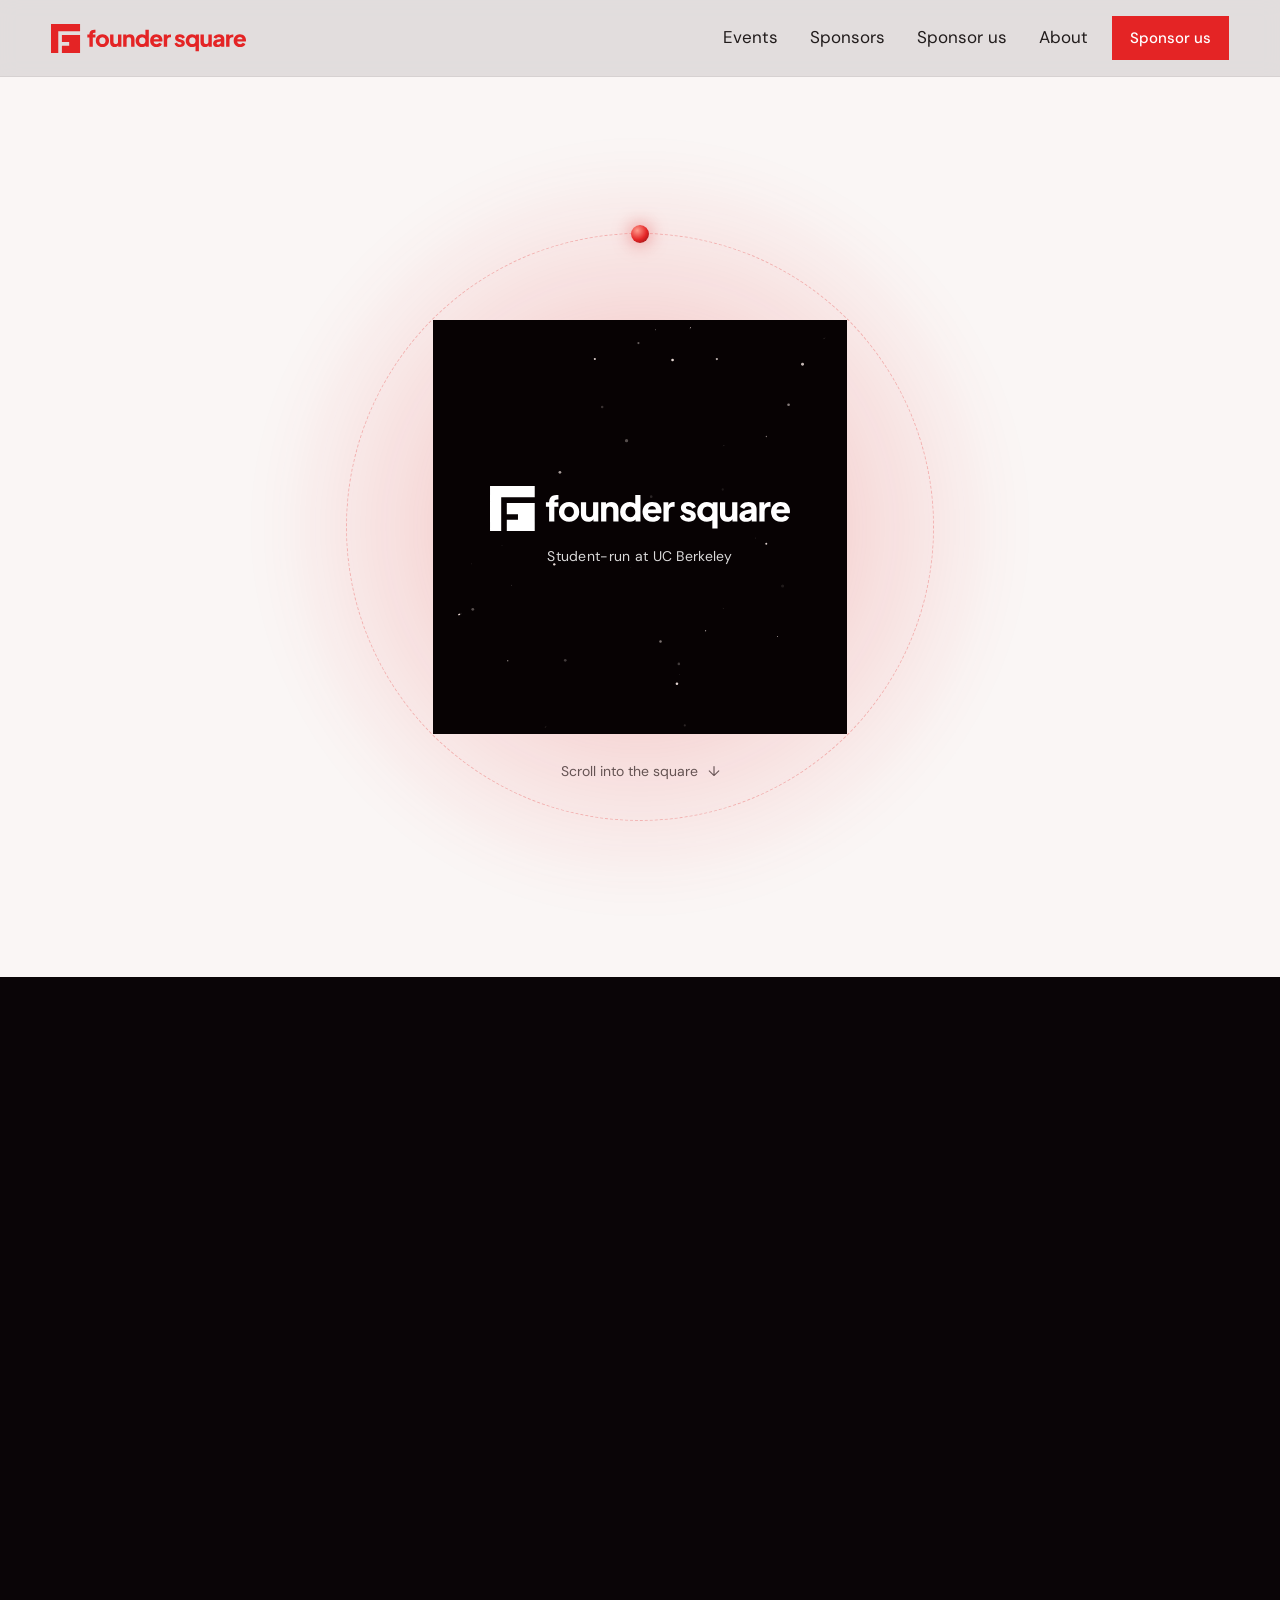
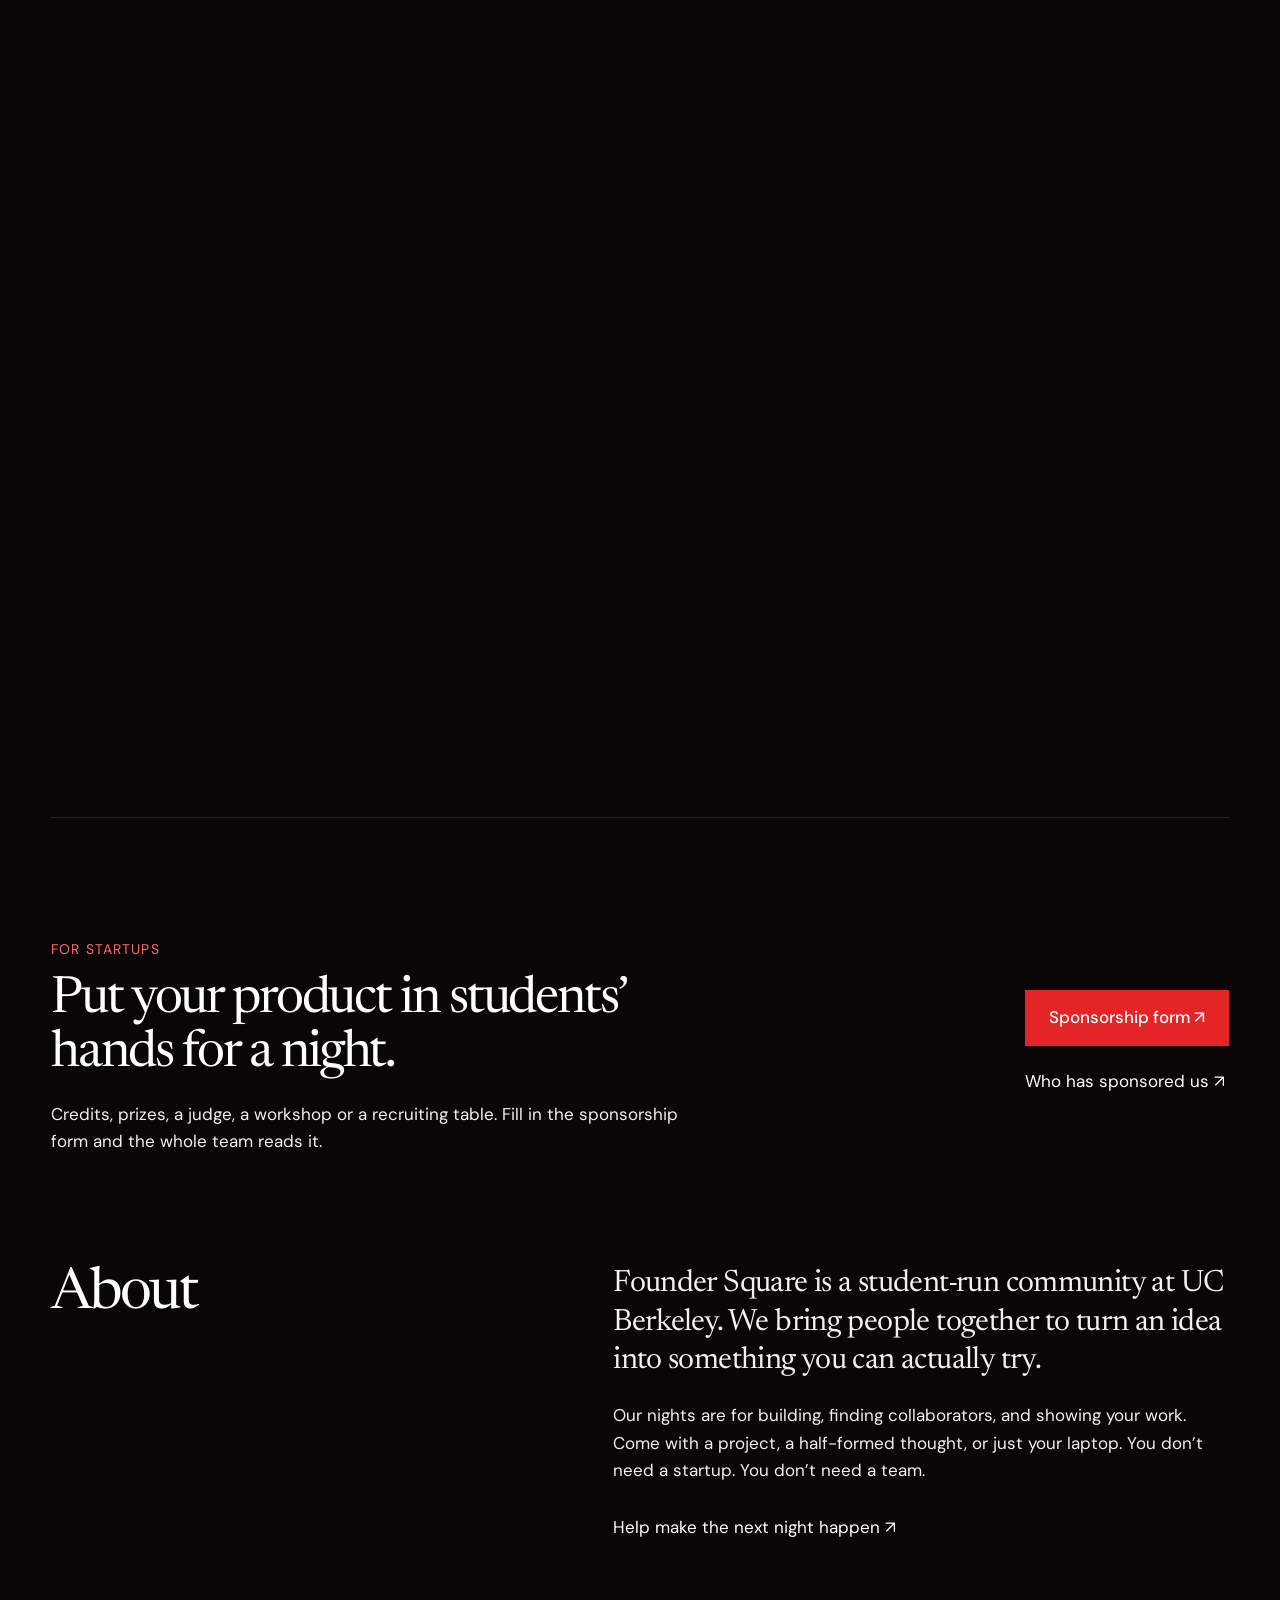
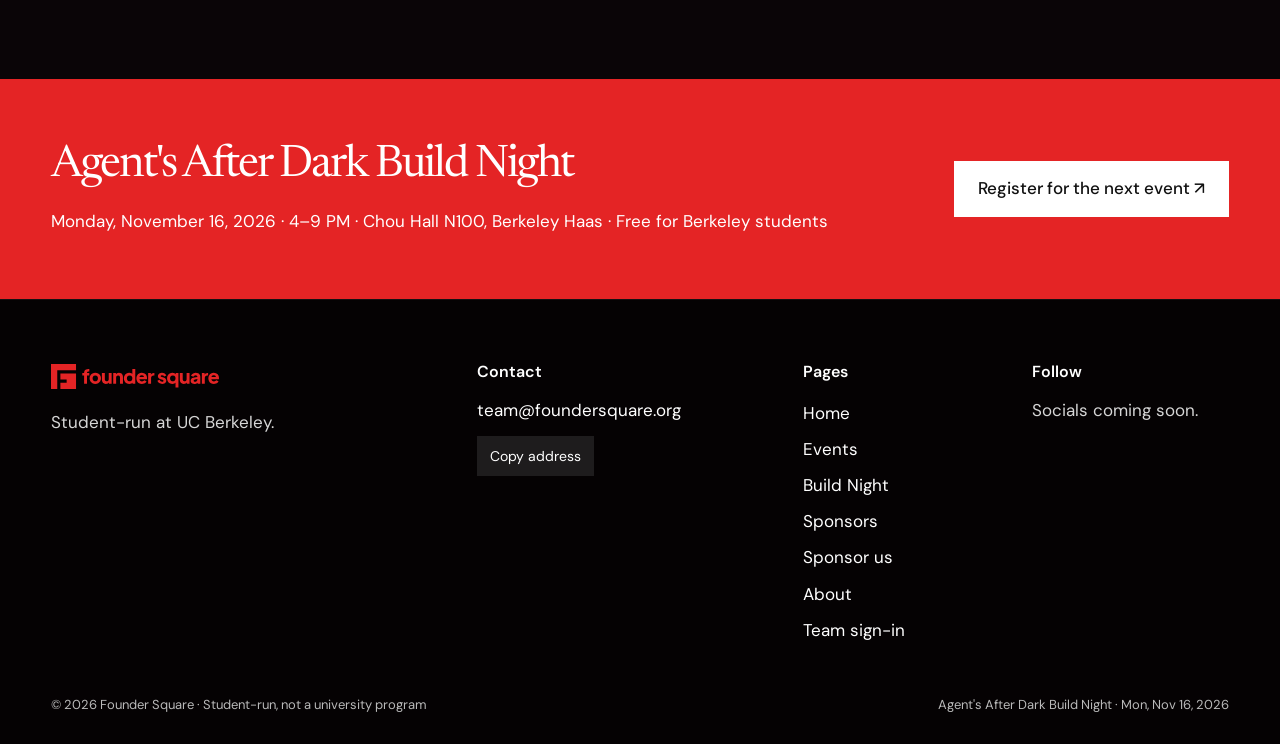
<file: index.html>
<!doctype html>
<html lang="en">
<head>
<meta charset="utf-8">
<meta name="viewport" content="width=device-width, initial-scale=1">
<meta name="theme-color" content="#0a0507">
<meta name="description" content="Founder Square brings UC Berkeley students together to build, meet collaborators and demo something real. Agent's After Dark Build Night: Monday, November 16, 2026, 4 to 9 PM at Chou Hall N100, Berkeley Haas. Free for UC Berkeley students.">
<title>Founder Square</title>
<link rel="icon" href="/favicon.svg" type="image/svg+xml">
<link rel="preconnect" href="https://fonts.googleapis.com">
<link rel="preconnect" href="https://fonts.gstatic.com" crossorigin>
<link href="https://fonts.googleapis.com/css2?family=DM+Sans:wght@400;500;600&family=Newsreader:opsz,wght@6..72,400;6..72,500&display=swap" rel="stylesheet">
<link rel="stylesheet" href="/assets/site.css">
</head>
<body class="space-page home">
<a class="skip" href="#main">Skip to content</a>
<div class="hdr-bar">
<header class="header wrap">
<a class="brand" href="/" aria-label="Founder Square home">
<img class="logo" src="/brand/logos/logo-red.svg" alt="" width="194" height="29">
<img class="logo-mark" src="/brand/logos/mark-red.svg" alt="" width="24" height="24">
</a>
<nav aria-label="Primary">
<a href="/events">Events</a>
<a href="/sponsors">Sponsors</a>
<a href="/sponsor">Sponsor us</a>
<a href="#about">About</a>
</nav>
<a class="button hdr-cta" href="/sponsor#sponsorship-form">Sponsor us</a>
</header>
</div>
<main id="main">

<!-- The Square: one red square with the logo; scrolling takes you inside it, where the events are. -->
<section class="sq-stage" id="square" aria-label="Upcoming events">
<div class="sq-pin">
<div class="sq" aria-hidden="true"></div>
<div class="sq-halo" aria-hidden="true"></div>
<div class="sq-orbit o1" aria-hidden="true"><span class="moon"></span></div>
<div class="sq-orbit o2" aria-hidden="true"><span class="moon m2"></span></div>
<div class="sq-front">
<img class="sq-logo" src="/brand/logos/logo-white.svg" alt="Founder Square" width="300" height="45">
<p class="sq-tag">Student-run at UC Berkeley</p>
</div>
<p class="sq-hint" aria-hidden="true">Scroll into the square<span class="sq-arrow">↓</span></p>
<div class="space" aria-label="Upcoming events, floating in space">
<canvas class="space-canvas" aria-hidden="true"></canvas>
<div class="space-top">
<p class="sq-kicker">Upcoming events · click one to fly there</p>
<button class="text-link inverse replay" type="button" data-replay hidden>Replay the entrance ↻</button>
</div>
<div class="space-events">
<a class="planet main" href="/build-night" data-warp data-depth="1" style="--x:34%;--y:52%">
<span class="orb" aria-hidden="true"></span>
<span class="planet-card">
<time datetime="2026-11-16T16:00-08:00">Mon, Nov 16 · 4–9 PM</time>
<strong>Agent’s After Dark Build Night</strong>
<span class="planet-meta">Chou Hall N100, Berkeley Haas · Free for UC Berkeley students</span>
<span class="prize-tags"><span class="prize-tag hot">$3,000+ in prizes</span><span class="prize-tag">Best Overall</span><span class="prize-tag">Best Use of Cognee</span><span class="prize-tag">Best Use of Computer Vision</span><span class="prize-tag">Free month of Slashy for everyone</span></span>
<span class="planet-actions">
<span class="button light" data-link="luma" data-stop hidden>Register on Luma ↗</span>
<span class="planet-go">Fly to the event →</span>
</span>
</span>
</a>
<a class="planet small" href="/events" data-warp data-depth="1.6" style="--x:76%;--y:30%">
<span class="orb" aria-hidden="true"></span>
<span class="planet-card"><time>2027</time><strong>Build Night 02</strong><span class="planet-meta">Date to be announced</span></span>
</a>
<a class="planet small dim" href="/events" data-warp data-depth="2.2" style="--x:70%;--y:78%">
<span class="orb" aria-hidden="true"></span>
<span class="planet-card"><time>2027</time><strong>Founder Fireside</strong><span class="planet-meta">Date to be announced</span></span>
</a>
</div>
<div class="space-bottom">
<a class="text-link inverse" href="/events">All events ↗</a>
<a class="text-link inverse" href="/sponsor#sponsorship-form">Sponsor an event ↗</a>
</div>
<div class="warp-flash" aria-hidden="true"></div>
</div>
</div>
</section>

<!-- Sponsors: the fastest route to the form -->
<section class="sponsor-band wrap" id="sponsor">
<div>
<p class="eyebrow">For startups</p>
<h2>Put your product in students’ hands for a night.</h2>
<p class="measure">Credits, prizes, a judge, a workshop or a recruiting table. Fill in the sponsorship form and the whole team reads it.</p>
</div>
<div class="sponsor-band-actions">
<a class="button" href="/sponsor#sponsorship-form">Sponsorship form ↗</a>
<a class="text-link" href="/sponsors">Who has sponsored us ↗</a>
</div>
</section>

<section class="about wrap section" id="about">
<h2>About</h2>
<div>
<p class="statement">Founder Square is a student-run community at UC Berkeley. We bring people together to turn an idea into something you can actually try.</p>
<p>Our nights are for building, finding collaborators, and showing your work. Come with a project, a half-formed thought, or just your laptop. You don’t need a startup. You don’t need a team.</p>
<a class="text-link" href="mailto:team@foundersquare.org?subject=Helping%20at%20Founder%20Square">Help make the next night happen ↗</a>
</div>
</section>
<section class="register-band" id="register">
<div class="wrap band-inner">
<div>
<h2>Agent's After Dark Build Night</h2>
<p>Monday, November 16, 2026 · 4–9 PM · Chou Hall N100, Berkeley Haas · Free for Berkeley students</p>
</div>
<a class="button light" href="/build-night#signup">Register for the next event ↗</a>
</div>
</section>
</main>
<footer class="footer original-footer">
<div class="wrap foot-in">
<div class="foot-brand">
<a class="foot-name" href="/">
<img class="logo" src="/brand/logos/logo-red.svg" alt="Founder Square" width="168" height="25">
</a>
<p>Student-run at UC Berkeley.</p>
</div>
<div>
<h3>Contact</h3>
<a href="mailto:team@foundersquare.org">team@foundersquare.org</a>
<br>
<button type="button" class="copy-btn" data-copy>Copy address</button>
</div>
<div>
<h3>Pages</h3>
<nav aria-label="Footer">
<a href="/">Home</a>
<a href="/events">Events</a>
<a href="/build-night">Build Night</a>
<a href="/sponsors">Sponsors</a>
<a href="/sponsor">Sponsor us</a>
<a href="/#about">About</a>
<a href="/admin">Team sign-in</a>
</nav>
</div>
<div>
<h3>Follow</h3>
<!-- The URLs live in LINKS at the top of assets/site.js; links with no URL yet stay hidden. -->
<ul class="social-links">
<li><a data-link="instagram" href="#" hidden><svg viewBox="0 0 24 24" aria-hidden="true"><path fill="currentColor" d="M12 2.2c3.2 0 3.6 0 4.8.1 3.3.1 4.8 1.7 4.9 4.9.1 1.3.1 1.6.1 4.8s0 3.6-.1 4.8c-.1 3.2-1.7 4.8-4.9 4.9-1.3.1-1.6.1-4.8.1s-3.6 0-4.8-.1c-3.3-.1-4.8-1.7-4.9-4.9C2.2 15.6 2.2 15.2 2.2 12s0-3.6.1-4.8C2.4 3.9 4 2.4 7.2 2.3 8.4 2.2 8.8 2.2 12 2.2M12 0C8.7 0 8.3 0 7.1.1 2.7.3.3 2.7.1 7.1 0 8.3 0 8.7 0 12s0 3.7.1 4.9c.2 4.4 2.6 6.8 7 7 1.2.1 1.6.1 4.9.1s3.7 0 4.9-.1c4.4-.2 6.8-2.6 7-7 .1-1.2.1-1.6.1-4.9s0-3.7-.1-4.9c-.2-4.4-2.6-6.8-7-7C15.7 0 15.3 0 12 0zm0 5.8a6.2 6.2 0 1 0 0 12.4 6.2 6.2 0 0 0 0-12.4zM12 16a4 4 0 1 1 0-8 4 4 0 0 1 0 8zm6.4-11.8a1.4 1.4 0 1 0 0 2.9 1.4 1.4 0 0 0 0-2.9z"/></svg>Instagram</a></li>
<li><a data-link="x" href="#" hidden><svg viewBox="0 0 24 24" aria-hidden="true"><path fill="currentColor" d="M18.2 2h3.4l-7.4 8.5L23 22h-6.8l-5.3-7-6.1 7H1.4l7.9-9.1L1 2h7l4.8 6.4L18.2 2zm-1.2 18h1.9L7.1 3.9H5.1L17 20z"/></svg>X</a></li>
<li><a data-link="linkedin" href="#" hidden><svg viewBox="0 0 24 24" aria-hidden="true"><path fill="currentColor" d="M20.4 20.4h-3.6v-5.6c0-1.3 0-3-1.8-3s-2.1 1.4-2.1 2.9v5.7H9.3V9h3.4v1.6c.5-.9 1.6-1.8 3.4-1.8 3.6 0 4.3 2.4 4.3 5.5v6.1zM5.3 7.4a2.1 2.1 0 1 1 0-4.2 2.1 2.1 0 0 1 0 4.2zM7.1 20.4H3.6V9h3.5v11.4zM22.2 0H1.8C.8 0 0 .8 0 1.7v20.5c0 1 .8 1.8 1.8 1.8h20.4c1 0 1.8-.8 1.8-1.8V1.7C24 .8 23.2 0 22.2 0z"/></svg>LinkedIn</a></li>
<li><a data-link="lumaCalendar" href="#" hidden><svg viewBox="0 0 24 24" aria-hidden="true"><path fill="currentColor" d="M12 0c.6 6.6 5.4 11.4 12 12-6.6.6-11.4 5.4-12 12-.6-6.6-5.4-11.4-12-12C6.6 11.4 11.4 6.6 12 0z"/></svg>Luma</a></li>
</ul>
<p class="social-fallback" data-socials-fallback>Socials coming soon.</p>
</div>
</div>
<div class="wrap foot-bottom">
<span>© 2026 Founder Square · Student-run, not a university program</span>
<span>Agent's After Dark Build Night · Mon, Nov 16, 2026</span>
</div>
</footer>
<script src="/assets/site.js">
</script>
</body>
</html>
</file>
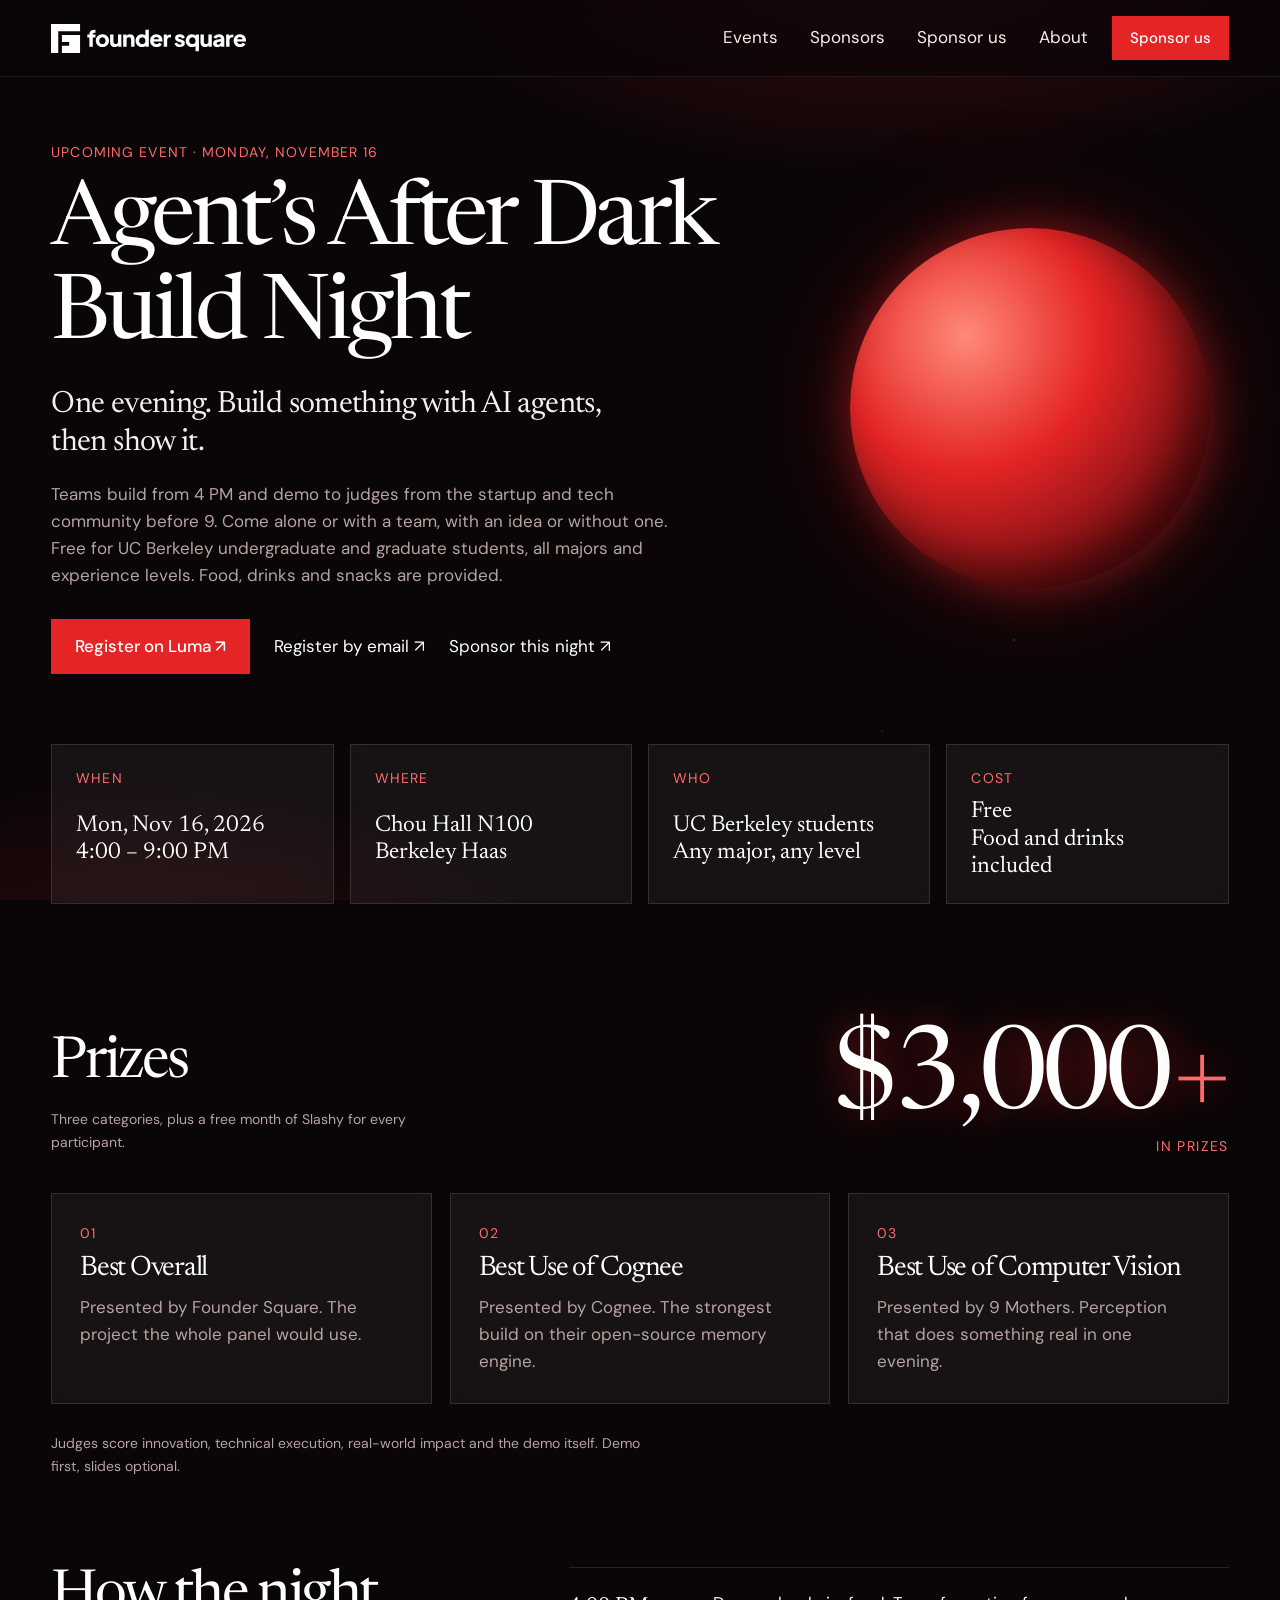
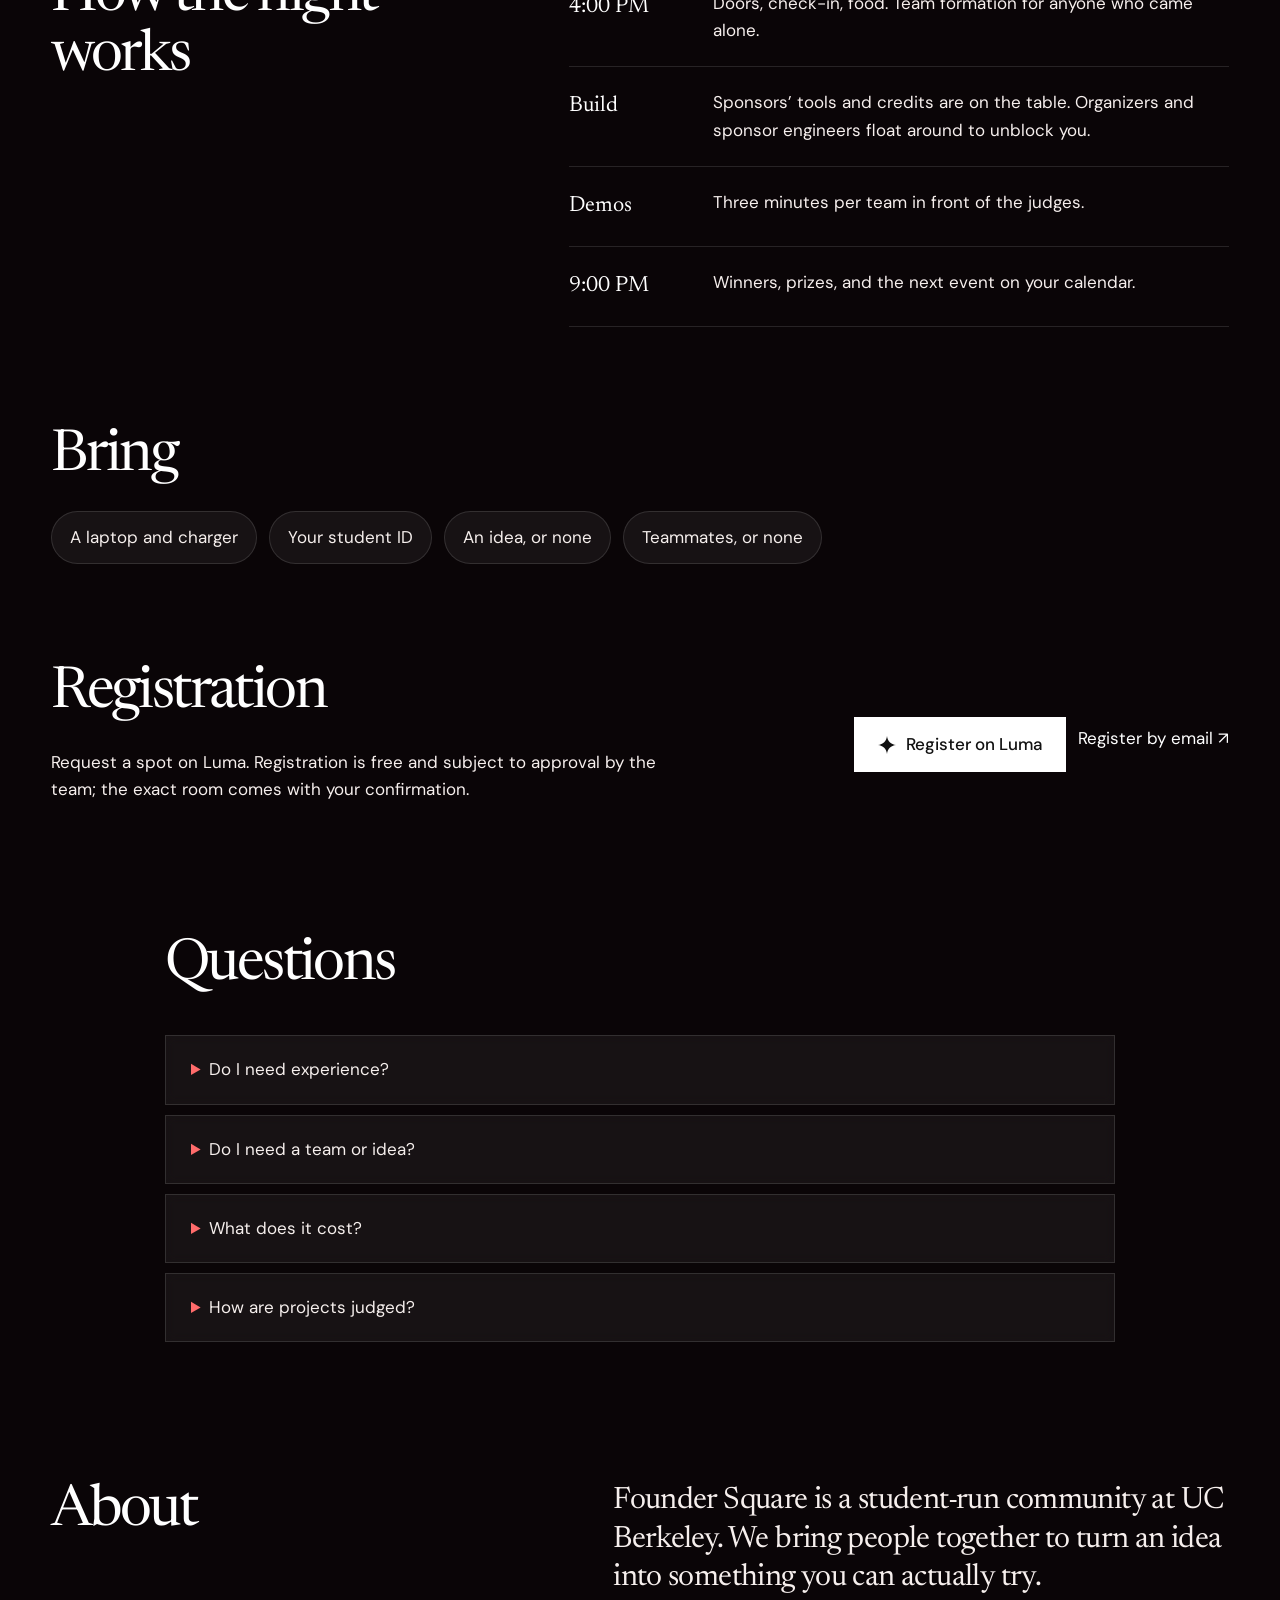
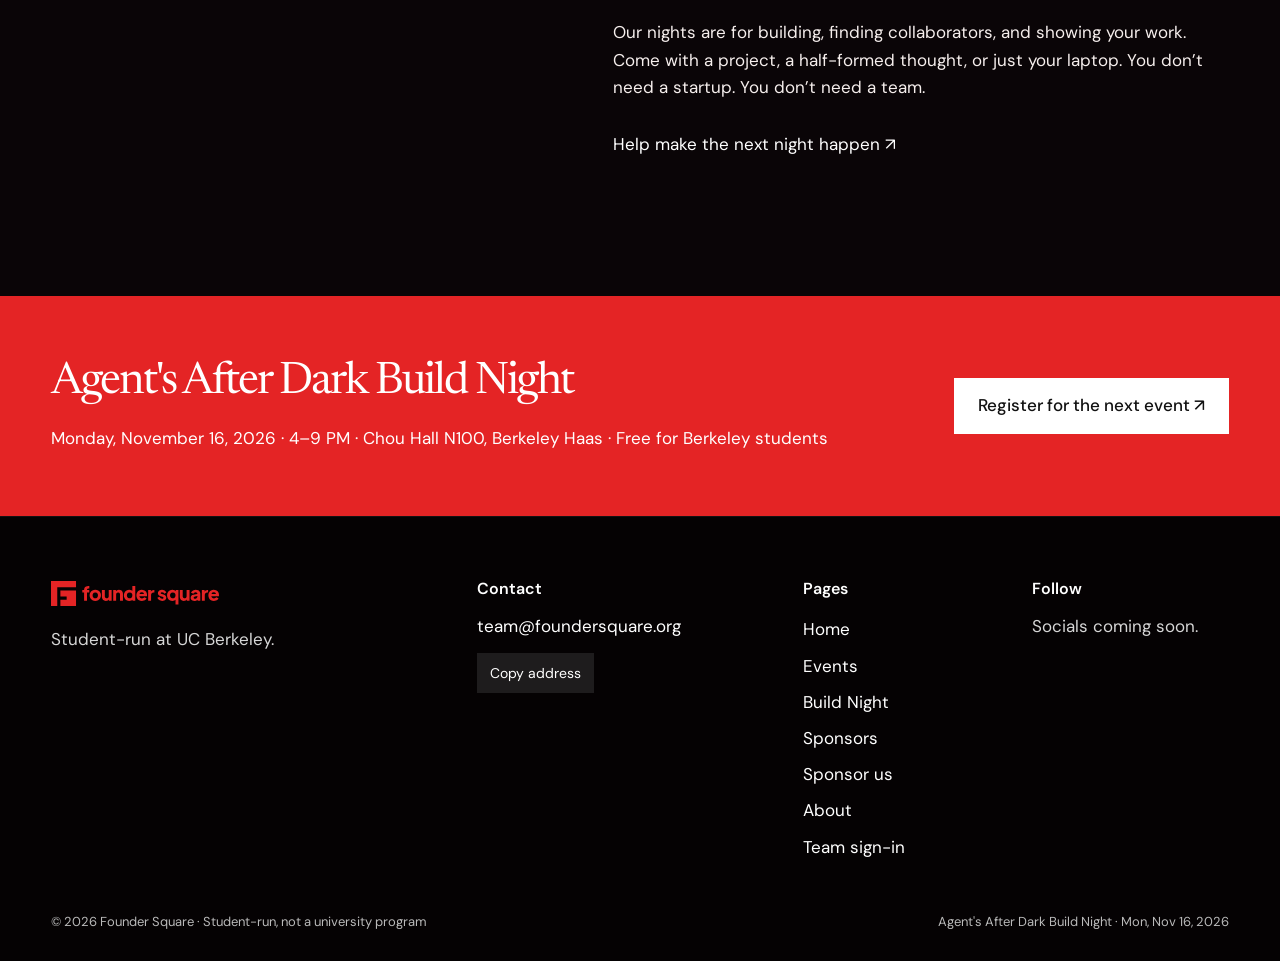
<file: build-night.html>
<!doctype html>
<html lang="en">
<head>
<meta charset="utf-8">
<meta name="viewport" content="width=device-width, initial-scale=1">
<meta name="theme-color" content="#0a0507">
<meta name="description" content="Founder Square brings UC Berkeley students together to build, meet collaborators and demo something real. Agent's After Dark Build Night: Monday, November 16, 2026, 4 to 9 PM at Chou Hall N100, Berkeley Haas. Free for UC Berkeley students.">
<title>Agent's After Dark Build Night · Founder Square</title>
<link rel="icon" href="/favicon.svg" type="image/svg+xml">
<link rel="preconnect" href="https://fonts.googleapis.com">
<link rel="preconnect" href="https://fonts.gstatic.com" crossorigin>
<link href="https://fonts.googleapis.com/css2?family=DM+Sans:wght@400;500;600&family=Newsreader:opsz,wght@6..72,400;6..72,500&display=swap" rel="stylesheet">
<link rel="stylesheet" href="/assets/site.css">
</head>
<body class="space-page">
<a class="skip" href="#main">Skip to content</a>
<div class="hdr-bar">
<header class="header wrap">
<a class="brand" href="/" aria-label="Founder Square home">
<img class="logo" src="/brand/logos/logo-white.svg" alt="" width="194" height="29">
<img class="logo-mark" src="/brand/logos/mark-white.svg" alt="" width="24" height="24">
</a>
<nav aria-label="Primary">
<a href="/events">Events</a>
<a href="/sponsors">Sponsors</a>
<a href="/sponsor">Sponsor us</a>
<a href="/#about">About</a>
</nav>
<a class="button hdr-cta" href="/sponsor#sponsorship-form">Sponsor us</a>
</header>
</div>
<main id="main">
<section class="event-hero wrap">
<div class="event-hero-copy">
<p class="eyebrow">Upcoming event · Monday, November 16</p>
<h1 class="event-title">Agent’s After Dark<br>Build Night</h1>
<p class="statement">One evening. Build something with AI agents, then show it.</p>
<p class="measure">Teams build from 4 PM and demo to judges from the startup and tech community before 9. Come alone or with a team, with an idea or without one. Free for UC Berkeley undergraduate and graduate students, all majors and experience levels. Food, drinks and snacks are provided.</p>
<div class="actions">
<a class="button" data-link="luma" href="#" hidden>Register on Luma ↗</a>
<a class="button" data-link-fallback href="mailto:team@foundersquare.org?subject=Register%20for%20Agent%27s%20After%20Dark%20Build%20Night&body=Name%3A%20%0ABerkeley%20email%3A%20%0ATeammates%20(optional)%3A%20%0ADietary%20needs%3A%20">Register by email ↗</a>
<a class="text-link inverse" href="/sponsor#sponsorship-form">Sponsor this night ↗</a>
</div>
</div>
<div class="event-hero-orb" aria-hidden="true"><span class="orb big"></span></div>
</section>
<section class="wrap facts-grid" aria-label="Event facts">
<div class="fact-card"><span class="fact-k">When</span><span class="fact-v">Mon, Nov 16, 2026<br>4:00 – 9:00 PM</span></div>
<div class="fact-card"><span class="fact-k">Where</span><span class="fact-v">Chou Hall N100<br>Berkeley Haas</span></div>
<div class="fact-card"><span class="fact-k">Who</span><span class="fact-v">UC Berkeley students<br>Any major, any level</span></div>
<div class="fact-card"><span class="fact-k">Cost</span><span class="fact-v">Free<br>Food and drinks included</span></div>
</section>
<section class="wrap section prizes" aria-labelledby="prizes-title">
<div class="prizes-head">
<div><h2 id="prizes-title">Prizes</h2><p class="secondary">Three categories, plus a free month of Slashy for every participant.</p></div>
<p class="prize-big"><span>$3,000<em>+</em></span><small>in prizes</small></p>
</div>
<div class="prize-grid">
<article class="glass"><span class="prize-n">01</span><h3>Best Overall</h3><p>Presented by Founder Square. The project the whole panel would use.</p></article>
<article class="glass"><span class="prize-n">02</span><h3>Best Use of Cognee</h3><p>Presented by Cognee. The strongest build on their open-source memory engine.</p></article>
<article class="glass"><span class="prize-n">03</span><h3>Best Use of Computer Vision</h3><p>Presented by 9 Mothers. Perception that does something real in one evening.</p></article>
</div>
<p class="secondary judged">Judges score innovation, technical execution, real-world impact and the demo itself. Demo first, slides optional.</p>
</section>
<section class="wrap section night-grid-2" aria-labelledby="night-title">
<div>
<h2 id="night-title">How the night works</h2>
</div>
<ol class="timeline">
<li><span class="t">4:00 PM</span><span>Doors, check-in, food. Team formation for anyone who came alone.</span></li>
<li><span class="t">Build</span><span>Sponsors’ tools and credits are on the table. Organizers and sponsor engineers float around to unblock you.</span></li>
<li><span class="t">Demos</span><span>Three minutes per team in front of the judges.</span></li>
<li><span class="t">9:00 PM</span><span>Winners, prizes, and the next event on your calendar.</span></li>
</ol>
</section>
<section class="wrap section bring" aria-labelledby="bring-title">
<div class="section-heading"><h2 id="bring-title">Bring</h2></div>
<ul class="chips">
<li>A laptop and charger</li>
<li>Your student ID</li>
<li>An idea, or none</li>
<li>Teammates, or none</li>
</ul>
</section>
<section class="wrap section signup" id="signup">
<div>
<h2>Registration</h2>
<p data-when-links>Request a spot on Luma. Registration is free and subject to approval by the team; the exact room comes with your confirmation.</p>
<p data-when-no-links>Registration is by email for now. Send your name, Berkeley email, and teammates if you have them. The team will confirm your spot and send room details by reply.</p>
</div>
<div class="platform-buttons">
<a class="button platform luma" data-link="luma" href="#" hidden><svg viewBox="0 0 24 24" aria-hidden="true"><path fill="currentColor" d="M12 0c.6 6.6 5.4 11.4 12 12-6.6.6-11.4 5.4-12 12-.6-6.6-5.4-11.4-12-12C6.6 11.4 11.4 6.6 12 0z"/></svg>Register on Luma</a>
<a class="button platform partiful" data-link="partiful" href="#" hidden><svg viewBox="0 0 24 24" aria-hidden="true"><path fill="currentColor" d="M12 1.5 14.9 8l7.1.6-5.4 4.7 1.6 7L12 16.6 5.8 20.3l1.6-7L2 8.6 9.1 8z"/></svg>RSVP on Partiful</a>
<a class="button" data-link-fallback href="mailto:team@foundersquare.org?subject=Register%20for%20Agent%27s%20After%20Dark%20Build%20Night&body=Name%3A%20%0ABerkeley%20email%3A%20%0ATeammates%20(optional)%3A%20%0ADietary%20needs%3A%20">Register by email ↗</a>
</div>
</section>
<section class="wrap questions">
<h2>Questions</h2>
<details>
<summary>Do I need experience?</summary>
<p>No. There’s room for people who design, code, test, write, and present. All experience levels are welcome.</p>
</details>
<details>
<summary>Do I need a team or idea?</summary>
<p>Neither. You can attend on your own or bring a team. Team formation is part of the night.</p>
</details>
<details>
<summary>What does it cost?</summary>
<p>It’s free for UC Berkeley undergraduate and graduate students. Food, drinks and snacks are provided.</p>
</details>
<details>
<summary>How are projects judged?</summary>
<p>Demo first, slides optional. Judges from the startup and tech community score innovation, technical execution, real-world impact and demo quality. Prizes go to Best Overall, Best Use of Cognee and Best Use of Computer Vision.</p>
</details>
</section>

<section class="about wrap section" id="about">
<h2>About</h2>
<div>
<p class="statement">Founder Square is a student-run community at UC Berkeley. We bring people together to turn an idea into something you can actually try.</p>
<p>Our nights are for building, finding collaborators, and showing your work. Come with a project, a half-formed thought, or just your laptop. You don’t need a startup. You don’t need a team.</p>
<a class="text-link" href="mailto:team@foundersquare.org?subject=Helping%20at%20Founder%20Square">Help make the next night happen ↗</a>
</div>
</section>
<section class="register-band" id="register">
<div class="wrap band-inner">
<div>
<h2>Agent's After Dark Build Night</h2>
<p>Monday, November 16, 2026 · 4–9 PM · Chou Hall N100, Berkeley Haas · Free for Berkeley students</p>
</div>
<a class="button light" href="/build-night#signup">Register for the next event ↗</a>
</div>
</section>
</main>
<footer class="footer original-footer">
<div class="wrap foot-in">
<div class="foot-brand">
<a class="foot-name" href="/">
<img class="logo" src="/brand/logos/logo-red.svg" alt="Founder Square" width="168" height="25">
</a>
<p>Student-run at UC Berkeley.</p>
</div>
<div>
<h3>Contact</h3>
<a href="mailto:team@foundersquare.org">team@foundersquare.org</a>
<br>
<button type="button" class="copy-btn" data-copy>Copy address</button>
</div>
<div>
<h3>Pages</h3>
<nav aria-label="Footer">
<a href="/">Home</a>
<a href="/events">Events</a>
<a href="/build-night">Build Night</a>
<a href="/sponsors">Sponsors</a>
<a href="/sponsor">Sponsor us</a>
<a href="/#about">About</a>
<a href="/admin">Team sign-in</a>
</nav>
</div>
<div>
<h3>Follow</h3>
<!-- The URLs live in LINKS at the top of assets/site.js; links with no URL yet stay hidden. -->
<ul class="social-links">
<li><a data-link="instagram" href="#" hidden><svg viewBox="0 0 24 24" aria-hidden="true"><path fill="currentColor" d="M12 2.2c3.2 0 3.6 0 4.8.1 3.3.1 4.8 1.7 4.9 4.9.1 1.3.1 1.6.1 4.8s0 3.6-.1 4.8c-.1 3.2-1.7 4.8-4.9 4.9-1.3.1-1.6.1-4.8.1s-3.6 0-4.8-.1c-3.3-.1-4.8-1.7-4.9-4.9C2.2 15.6 2.2 15.2 2.2 12s0-3.6.1-4.8C2.4 3.9 4 2.4 7.2 2.3 8.4 2.2 8.8 2.2 12 2.2M12 0C8.7 0 8.3 0 7.1.1 2.7.3.3 2.7.1 7.1 0 8.3 0 8.7 0 12s0 3.7.1 4.9c.2 4.4 2.6 6.8 7 7 1.2.1 1.6.1 4.9.1s3.7 0 4.9-.1c4.4-.2 6.8-2.6 7-7 .1-1.2.1-1.6.1-4.9s0-3.7-.1-4.9c-.2-4.4-2.6-6.8-7-7C15.7 0 15.3 0 12 0zm0 5.8a6.2 6.2 0 1 0 0 12.4 6.2 6.2 0 0 0 0-12.4zM12 16a4 4 0 1 1 0-8 4 4 0 0 1 0 8zm6.4-11.8a1.4 1.4 0 1 0 0 2.9 1.4 1.4 0 0 0 0-2.9z"/></svg>Instagram</a></li>
<li><a data-link="x" href="#" hidden><svg viewBox="0 0 24 24" aria-hidden="true"><path fill="currentColor" d="M18.2 2h3.4l-7.4 8.5L23 22h-6.8l-5.3-7-6.1 7H1.4l7.9-9.1L1 2h7l4.8 6.4L18.2 2zm-1.2 18h1.9L7.1 3.9H5.1L17 20z"/></svg>X</a></li>
<li><a data-link="linkedin" href="#" hidden><svg viewBox="0 0 24 24" aria-hidden="true"><path fill="currentColor" d="M20.4 20.4h-3.6v-5.6c0-1.3 0-3-1.8-3s-2.1 1.4-2.1 2.9v5.7H9.3V9h3.4v1.6c.5-.9 1.6-1.8 3.4-1.8 3.6 0 4.3 2.4 4.3 5.5v6.1zM5.3 7.4a2.1 2.1 0 1 1 0-4.2 2.1 2.1 0 0 1 0 4.2zM7.1 20.4H3.6V9h3.5v11.4zM22.2 0H1.8C.8 0 0 .8 0 1.7v20.5c0 1 .8 1.8 1.8 1.8h20.4c1 0 1.8-.8 1.8-1.8V1.7C24 .8 23.2 0 22.2 0z"/></svg>LinkedIn</a></li>
<li><a data-link="lumaCalendar" href="#" hidden><svg viewBox="0 0 24 24" aria-hidden="true"><path fill="currentColor" d="M12 0c.6 6.6 5.4 11.4 12 12-6.6.6-11.4 5.4-12 12-.6-6.6-5.4-11.4-12-12C6.6 11.4 11.4 6.6 12 0z"/></svg>Luma</a></li>
</ul>
<p class="social-fallback" data-socials-fallback>Socials coming soon.</p>
</div>
</div>
<div class="wrap foot-bottom">
<span>© 2026 Founder Square · Student-run, not a university program</span>
<span>Agent's After Dark Build Night · Mon, Nov 16, 2026</span>
</div>

</footer>
<script src="/assets/site.js">
</script>
</body>
</html>
</file>
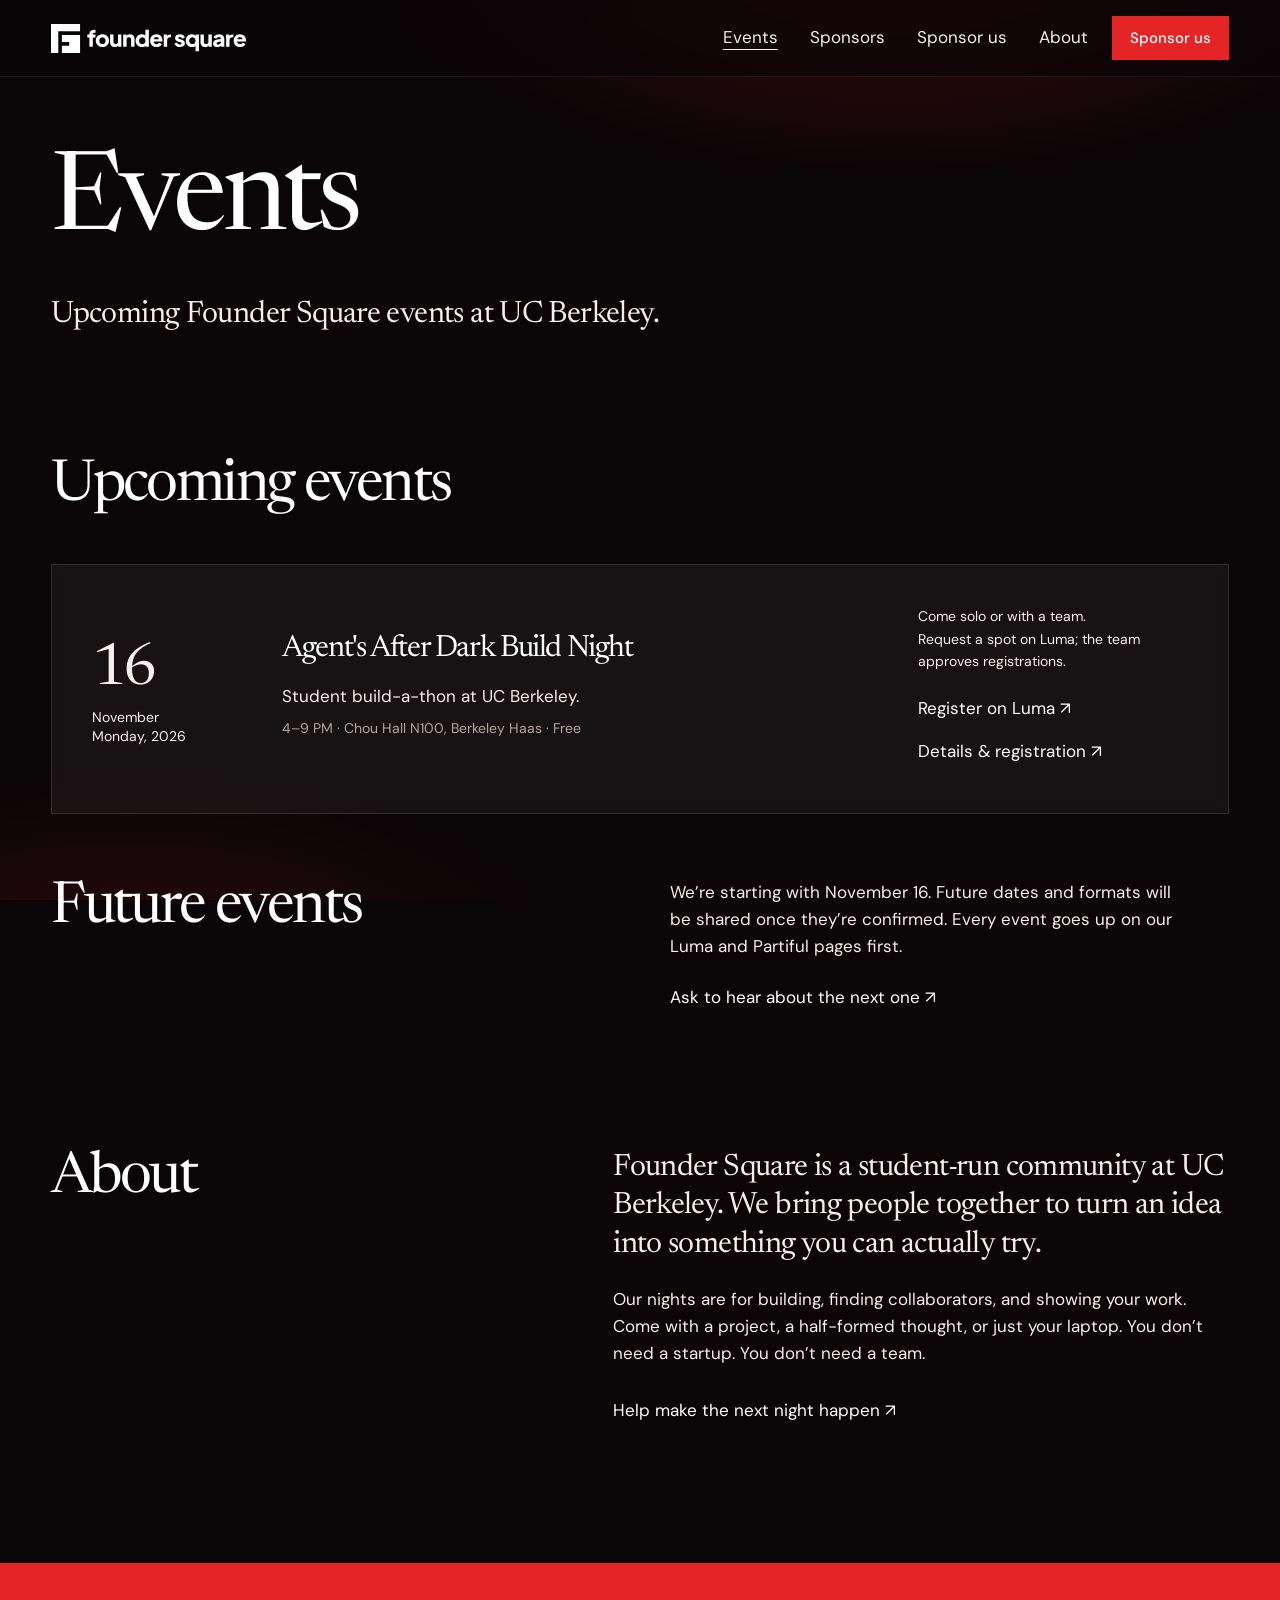
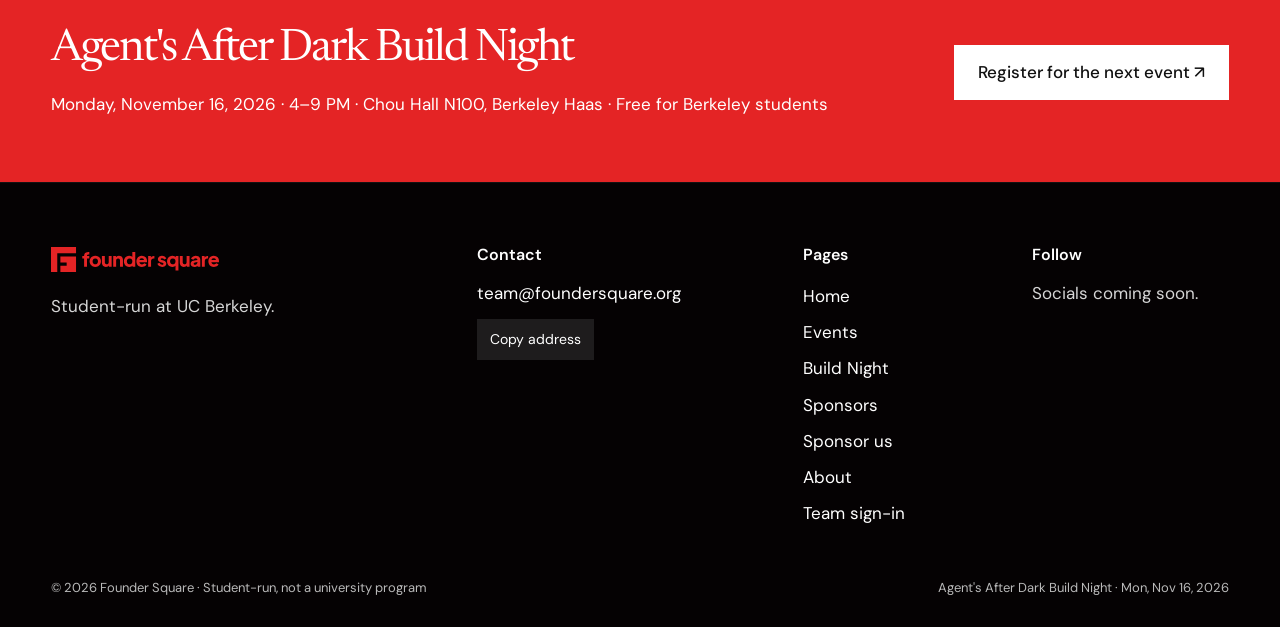
<file: events.html>
<!doctype html>
<html lang="en">
<head>
<meta charset="utf-8">
<meta name="viewport" content="width=device-width, initial-scale=1">
<meta name="theme-color" content="#0a0507">
<meta name="description" content="Founder Square brings UC Berkeley students together to build, meet collaborators and demo something real. Agent's After Dark Build Night: Monday, November 16, 2026, 4 to 9 PM at Chou Hall N100, Berkeley Haas. Free for UC Berkeley students.">
<title>Events · Founder Square</title>
<link rel="icon" href="/favicon.svg" type="image/svg+xml">
<link rel="preconnect" href="https://fonts.googleapis.com">
<link rel="preconnect" href="https://fonts.gstatic.com" crossorigin>
<link href="https://fonts.googleapis.com/css2?family=DM+Sans:wght@400;500;600&family=Newsreader:opsz,wght@6..72,400;6..72,500&display=swap" rel="stylesheet">
<link rel="stylesheet" href="/assets/site.css">
</head>
<body class="space-page">
<a class="skip" href="#main">Skip to content</a>
<div class="hdr-bar">
<header class="header wrap">
<a class="brand" href="/" aria-label="Founder Square home">
<img class="logo" src="/brand/logos/logo-white.svg" alt="" width="194" height="29">
<img class="logo-mark" src="/brand/logos/mark-white.svg" alt="" width="24" height="24">
</a>
<nav aria-label="Primary">
<a href="/events" aria-current="page">Events</a>
<a href="/sponsors">Sponsors</a>
<a href="/sponsor">Sponsor us</a>
<a href="/#about">About</a>
</nav>
<a class="button hdr-cta" href="/sponsor#sponsorship-form">Sponsor us</a>
</header>
</div>
<main id="main">
<section class="page-head wrap">
<h1>Events</h1>
<p class="statement">Upcoming Founder Square events at UC Berkeley.</p>
</section>
<section class="wrap event-list">
<h2>Upcoming events</h2>
<article class="event-row">
<div class="event-date">
<time datetime="2026-11-16">
<strong>16</strong>
<span>November<br>Monday, 2026</span>
</time>
</div>
<div class="event-info">
<h3>
<a href="/build-night">Agent's After Dark Build Night</a>
</h3>
<p>Student build-a-thon at UC Berkeley.</p>
<p class="secondary">4–9 PM · Chou Hall N100, Berkeley Haas · Free</p>
</div>
<div class="event-aside">
<p>Come solo or with a team.<br>Request a spot on Luma; the team approves registrations.</p>
<div class="platform-links">
<a class="text-link" data-link="luma" href="#" hidden>Register on Luma ↗</a>
<a class="text-link" data-link="partiful" href="#" hidden>RSVP on Partiful ↗</a>
<a class="text-link" href="/build-night">Details & registration ↗</a>
</div>
</div>
</article>
<div class="future">
<h3>Future events</h3>
<p>We’re starting with November 16. Future dates and formats will be shared once they’re confirmed. Every event goes up on our Luma and Partiful pages first.</p>
<div class="platform-links">
<a class="text-link" data-link="lumaCalendar" href="#" hidden>Follow us on Luma ↗</a>
<a class="text-link" href="mailto:team@foundersquare.org?subject=Keep%20me%20posted%20on%20events">Ask to hear about the next one ↗</a>
</div>
</div>
</section>

<section class="about wrap section" id="about">
<h2>About</h2>
<div>
<p class="statement">Founder Square is a student-run community at UC Berkeley. We bring people together to turn an idea into something you can actually try.</p>
<p>Our nights are for building, finding collaborators, and showing your work. Come with a project, a half-formed thought, or just your laptop. You don’t need a startup. You don’t need a team.</p>
<a class="text-link" href="mailto:team@foundersquare.org?subject=Helping%20at%20Founder%20Square">Help make the next night happen ↗</a>
</div>
</section>
<section class="register-band" id="register">
<div class="wrap band-inner">
<div>
<h2>Agent's After Dark Build Night</h2>
<p>Monday, November 16, 2026 · 4–9 PM · Chou Hall N100, Berkeley Haas · Free for Berkeley students</p>
</div>
<a class="button light" href="/build-night#signup">Register for the next event ↗</a>
</div>
</section>
</main>
<footer class="footer original-footer">
<div class="wrap foot-in">
<div class="foot-brand">
<a class="foot-name" href="/">
<img class="logo" src="/brand/logos/logo-red.svg" alt="Founder Square" width="168" height="25">
</a>
<p>Student-run at UC Berkeley.</p>
</div>
<div>
<h3>Contact</h3>
<a href="mailto:team@foundersquare.org">team@foundersquare.org</a>
<br>
<button type="button" class="copy-btn" data-copy>Copy address</button>
</div>
<div>
<h3>Pages</h3>
<nav aria-label="Footer">
<a href="/">Home</a>
<a href="/events">Events</a>
<a href="/build-night">Build Night</a>
<a href="/sponsors">Sponsors</a>
<a href="/sponsor">Sponsor us</a>
<a href="/#about">About</a>
<a href="/admin">Team sign-in</a>
</nav>
</div>
<div>
<h3>Follow</h3>
<!-- The URLs live in LINKS at the top of assets/site.js; links with no URL yet stay hidden. -->
<ul class="social-links">
<li><a data-link="instagram" href="#" hidden><svg viewBox="0 0 24 24" aria-hidden="true"><path fill="currentColor" d="M12 2.2c3.2 0 3.6 0 4.8.1 3.3.1 4.8 1.7 4.9 4.9.1 1.3.1 1.6.1 4.8s0 3.6-.1 4.8c-.1 3.2-1.7 4.8-4.9 4.9-1.3.1-1.6.1-4.8.1s-3.6 0-4.8-.1c-3.3-.1-4.8-1.7-4.9-4.9C2.2 15.6 2.2 15.2 2.2 12s0-3.6.1-4.8C2.4 3.9 4 2.4 7.2 2.3 8.4 2.2 8.8 2.2 12 2.2M12 0C8.7 0 8.3 0 7.1.1 2.7.3.3 2.7.1 7.1 0 8.3 0 8.7 0 12s0 3.7.1 4.9c.2 4.4 2.6 6.8 7 7 1.2.1 1.6.1 4.9.1s3.7 0 4.9-.1c4.4-.2 6.8-2.6 7-7 .1-1.2.1-1.6.1-4.9s0-3.7-.1-4.9c-.2-4.4-2.6-6.8-7-7C15.7 0 15.3 0 12 0zm0 5.8a6.2 6.2 0 1 0 0 12.4 6.2 6.2 0 0 0 0-12.4zM12 16a4 4 0 1 1 0-8 4 4 0 0 1 0 8zm6.4-11.8a1.4 1.4 0 1 0 0 2.9 1.4 1.4 0 0 0 0-2.9z"/></svg>Instagram</a></li>
<li><a data-link="x" href="#" hidden><svg viewBox="0 0 24 24" aria-hidden="true"><path fill="currentColor" d="M18.2 2h3.4l-7.4 8.5L23 22h-6.8l-5.3-7-6.1 7H1.4l7.9-9.1L1 2h7l4.8 6.4L18.2 2zm-1.2 18h1.9L7.1 3.9H5.1L17 20z"/></svg>X</a></li>
<li><a data-link="linkedin" href="#" hidden><svg viewBox="0 0 24 24" aria-hidden="true"><path fill="currentColor" d="M20.4 20.4h-3.6v-5.6c0-1.3 0-3-1.8-3s-2.1 1.4-2.1 2.9v5.7H9.3V9h3.4v1.6c.5-.9 1.6-1.8 3.4-1.8 3.6 0 4.3 2.4 4.3 5.5v6.1zM5.3 7.4a2.1 2.1 0 1 1 0-4.2 2.1 2.1 0 0 1 0 4.2zM7.1 20.4H3.6V9h3.5v11.4zM22.2 0H1.8C.8 0 0 .8 0 1.7v20.5c0 1 .8 1.8 1.8 1.8h20.4c1 0 1.8-.8 1.8-1.8V1.7C24 .8 23.2 0 22.2 0z"/></svg>LinkedIn</a></li>
<li><a data-link="lumaCalendar" href="#" hidden><svg viewBox="0 0 24 24" aria-hidden="true"><path fill="currentColor" d="M12 0c.6 6.6 5.4 11.4 12 12-6.6.6-11.4 5.4-12 12-.6-6.6-5.4-11.4-12-12C6.6 11.4 11.4 6.6 12 0z"/></svg>Luma</a></li>
</ul>
<p class="social-fallback" data-socials-fallback>Socials coming soon.</p>
</div>
</div>
<div class="wrap foot-bottom">
<span>© 2026 Founder Square · Student-run, not a university program</span>
<span>Agent's After Dark Build Night · Mon, Nov 16, 2026</span>
</div>

</footer>
<script src="/assets/site.js">
</script>
</body>
</html>
</file>
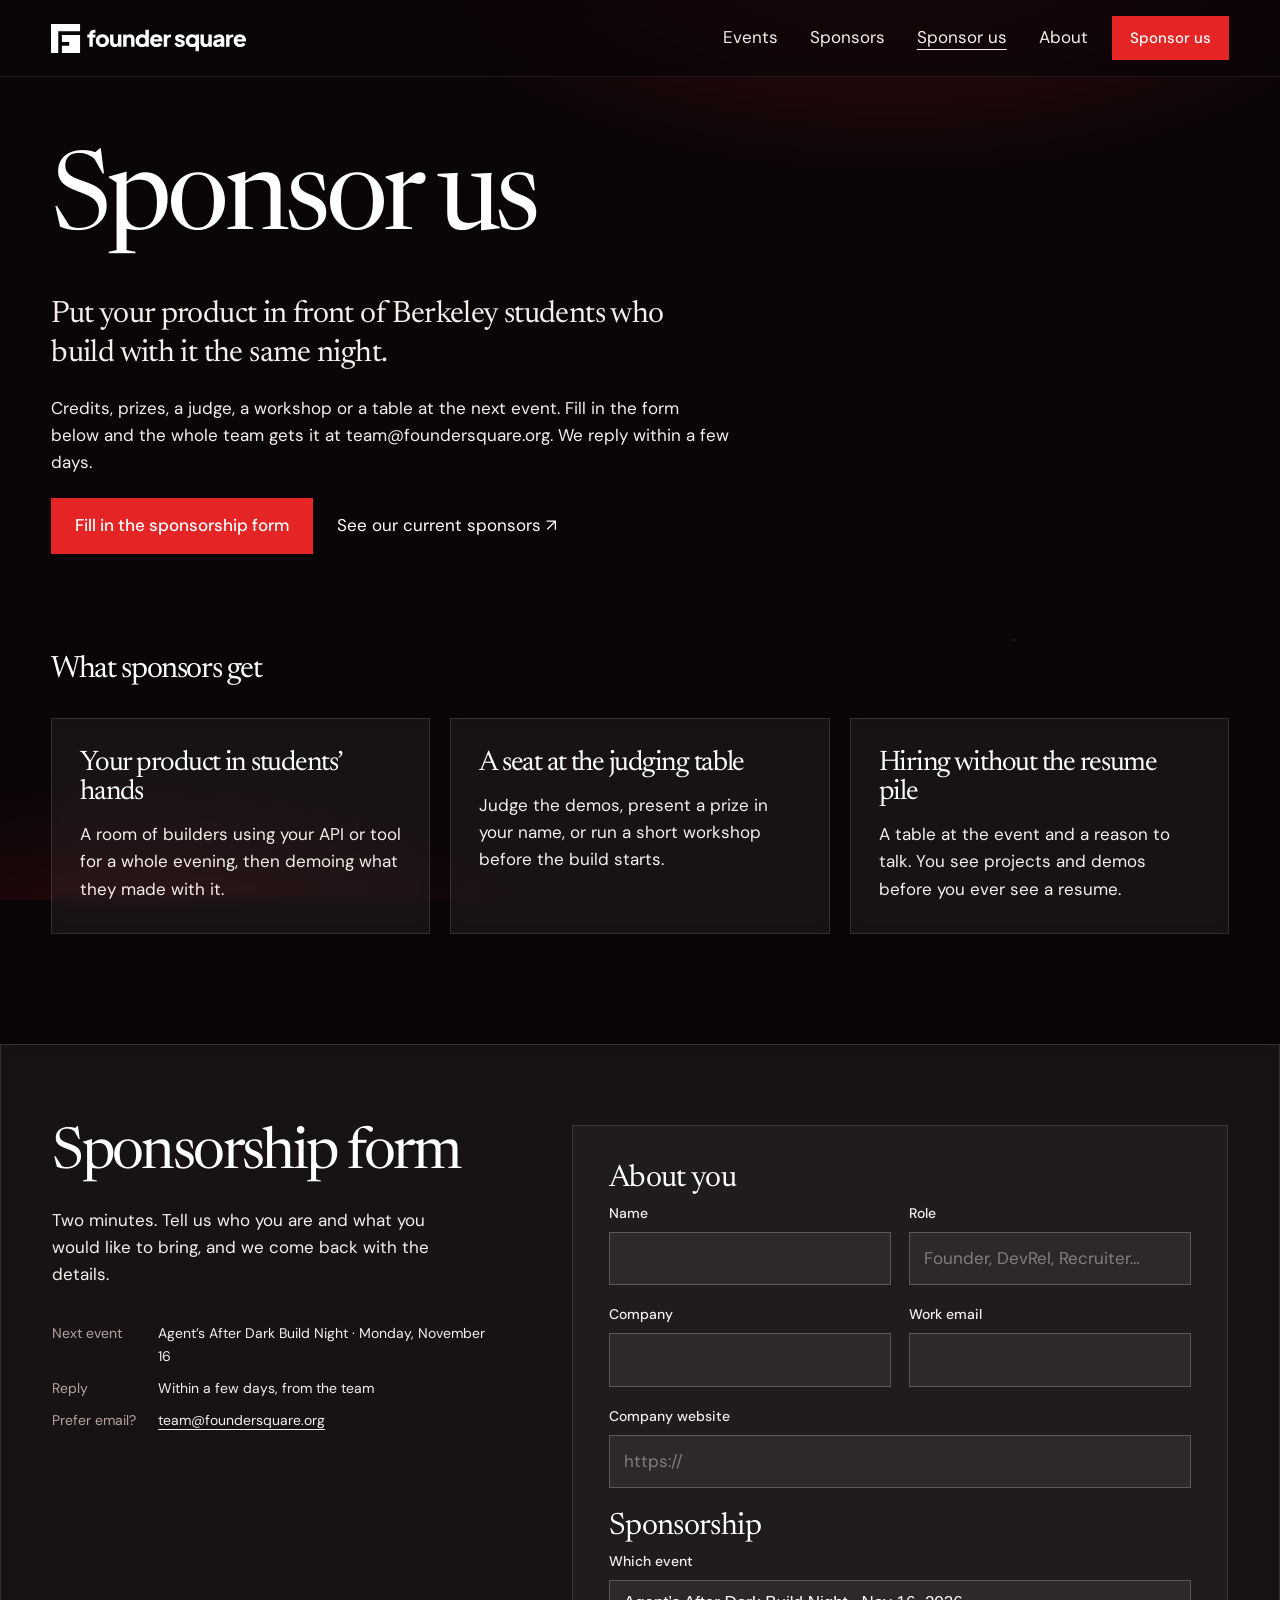
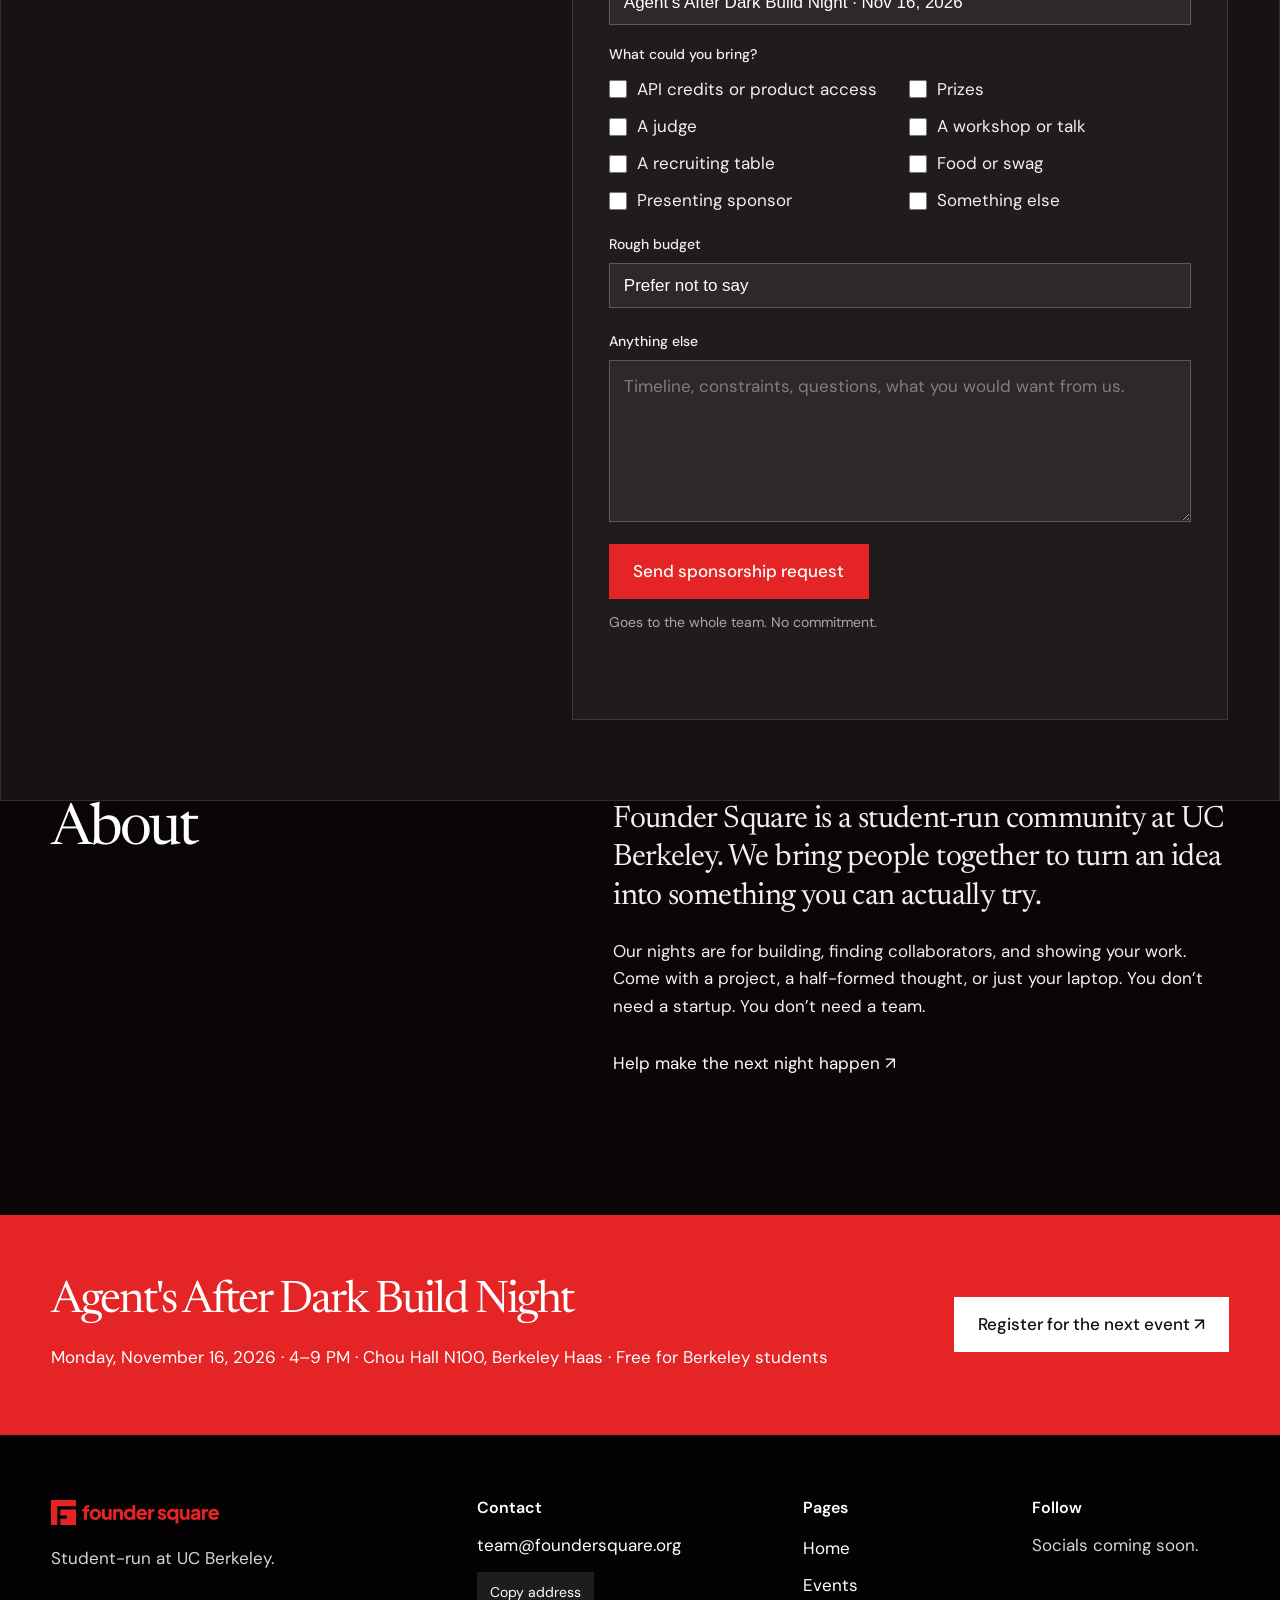
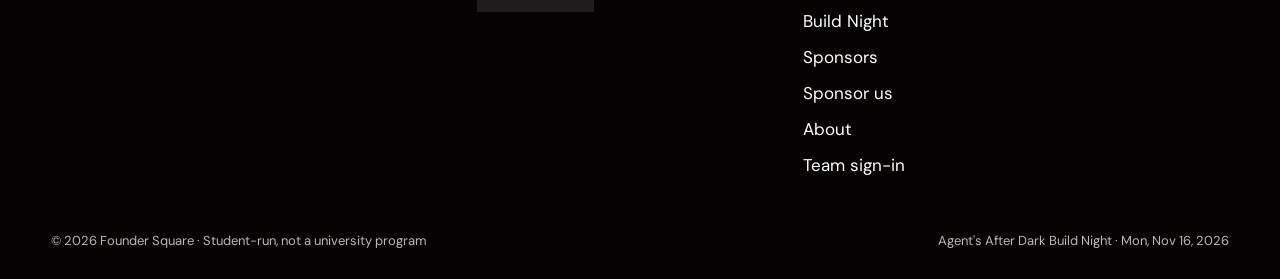
<file: sponsor.html>
<!doctype html>
<html lang="en">
<head>
<meta charset="utf-8">
<meta name="viewport" content="width=device-width, initial-scale=1">
<meta name="theme-color" content="#0a0507">
<meta name="description" content="Founder Square brings UC Berkeley students together to build, meet collaborators and demo something real. Agent's After Dark Build Night: Monday, November 16, 2026, 4 to 9 PM at Chou Hall N100, Berkeley Haas. Free for UC Berkeley students.">
<title>Sponsor · Founder Square</title>
<link rel="icon" href="/favicon.svg" type="image/svg+xml">
<link rel="preconnect" href="https://fonts.googleapis.com">
<link rel="preconnect" href="https://fonts.gstatic.com" crossorigin>
<link href="https://fonts.googleapis.com/css2?family=DM+Sans:wght@400;500;600&family=Newsreader:opsz,wght@6..72,400;6..72,500&display=swap" rel="stylesheet">
<link rel="stylesheet" href="/assets/site.css">
</head>
<body class="space-page">
<a class="skip" href="#main">Skip to content</a>
<div class="hdr-bar">
<header class="header wrap">
<a class="brand" href="/" aria-label="Founder Square home">
<img class="logo" src="/brand/logos/logo-white.svg" alt="" width="194" height="29">
<img class="logo-mark" src="/brand/logos/mark-white.svg" alt="" width="24" height="24">
</a>
<nav aria-label="Primary">
<a href="/events">Events</a>
<a href="/sponsors">Sponsors</a>
<a href="/sponsor" aria-current="page">Sponsor us</a>
<a href="/#about">About</a>
</nav>
<a class="button hdr-cta" href="/sponsor#sponsorship-form">Sponsor us</a>
</header>
</div>
<main id="main">
<section class="page-head wrap">
<h1>Sponsor us</h1>
<p class="statement">Put your product in front of Berkeley students who build with it the same night.</p>
<p class="measure">Credits, prizes, a judge, a workshop or a table at the next event. Fill in the form below and the whole team gets it at team@foundersquare.org. We reply within a few days.</p>
<div class="actions">
<a class="button" href="#sponsorship-form">Fill in the sponsorship form</a>
<a class="text-link" href="/sponsors">See our current sponsors ↗</a>
</div>
</section>
<section class="wrap offer">
<h2>What sponsors get</h2>
<div class="offer-grid">
<article>
<h3>Your product in students’ hands</h3>
<p>A room of builders using your API or tool for a whole evening, then demoing what they made with it.</p>
</article>
<article>
<h3>A seat at the judging table</h3>
<p>Judge the demos, present a prize in your name, or run a short workshop before the build starts.</p>
</article>
<article>
<h3>Hiring without the resume pile</h3>
<p>A table at the event and a reason to talk. You see projects and demos before you ever see a resume.</p>
</article>
</div>
</section>
<section class="contact-field" id="sponsorship-form">
<div class="wrap form-layout">
<div class="form-intro">
<h2>Sponsorship form</h2>
<p>Two minutes. Tell us who you are and what you would like to bring, and we come back with the details.</p>
<dl class="form-facts">
<dt>Next event</dt>
<dd>Agent’s After Dark Build Night · Monday, November 16</dd>
<dt>Reply</dt>
<dd>Within a few days, from the team</dd>
<dt>Prefer email?</dt>
<dd><a class="inline-link" href="mailto:team@foundersquare.org?subject=Founder%20Square%20sponsorship">team@foundersquare.org</a></dd>
</dl>
</div>
<form id="contactForm" class="sponsor-form" method="post" action="/api/contact" novalidate>
<fieldset>
<legend>About you</legend>
<div class="row-2">
<label>Name<input type="text" name="name" required autocomplete="name" maxlength="120"></label>
<label>Role<input type="text" name="role" autocomplete="organization-title" maxlength="80" placeholder="Founder, DevRel, Recruiter…"></label>
</div>
<div class="row-2">
<label>Company<input type="text" name="company" required autocomplete="organization" maxlength="160"></label>
<label>Work email<input type="email" name="email" required autocomplete="email" maxlength="200"></label>
</div>
<label>Company website<input type="url" name="url" autocomplete="url" maxlength="200" placeholder="https://"></label>
</fieldset>
<fieldset>
<legend>Sponsorship</legend>
<label>Which event<select name="event">
<option>Agent’s After Dark Build Night · Nov 16, 2026</option>
<option>A future event</option>
<option>Not sure yet</option>
</select></label>
<div class="check-group" role="group" aria-labelledby="bring-label">
<span class="group-label" id="bring-label">What could you bring?</span>
<div class="check-grid">
<label class="check"><input type="checkbox" name="interests" value="API credits or product access">API credits or product access</label>
<label class="check"><input type="checkbox" name="interests" value="Prizes">Prizes</label>
<label class="check"><input type="checkbox" name="interests" value="A judge">A judge</label>
<label class="check"><input type="checkbox" name="interests" value="A workshop or talk">A workshop or talk</label>
<label class="check"><input type="checkbox" name="interests" value="A recruiting table">A recruiting table</label>
<label class="check"><input type="checkbox" name="interests" value="Food or swag">Food or swag</label>
<label class="check"><input type="checkbox" name="interests" value="Presenting sponsor">Presenting sponsor</label>
<label class="check"><input type="checkbox" name="interests" value="Something else">Something else</label>
</div>
</div>
<label>Rough budget<select name="budget">
<option value="">Prefer not to say</option>
<option>In-kind only (credits, prizes, swag)</option>
<option>Under $500</option>
<option>$500 to $1,000</option>
<option>$1,000 to $3,000</option>
<option>$3,000 or more</option>
</select></label>
</fieldset>
<label>Anything else<textarea name="message" rows="5" maxlength="5000" placeholder="Timeline, constraints, questions, what you would want from us."></textarea></label>
<div class="hp" aria-hidden="true"><label>Fax<input type="text" name="fax" tabindex="-1" autocomplete="off"></label></div>
<button class="button" type="submit">Send sponsorship request</button>
<p class="form-note">Goes to the whole team. No commitment.</p>
<p class="form-status" id="form-status" role="status" aria-live="polite"></p>
</form>
</div>
</section>
<section class="about wrap section" id="about">
<h2>About</h2>
<div>
<p class="statement">Founder Square is a student-run community at UC Berkeley. We bring people together to turn an idea into something you can actually try.</p>
<p>Our nights are for building, finding collaborators, and showing your work. Come with a project, a half-formed thought, or just your laptop. You don’t need a startup. You don’t need a team.</p>
<a class="text-link" href="mailto:team@foundersquare.org?subject=Helping%20at%20Founder%20Square">Help make the next night happen ↗</a>
</div>
</section>
<section class="register-band" id="register">
<div class="wrap band-inner">
<div>
<h2>Agent's After Dark Build Night</h2>
<p>Monday, November 16, 2026 · 4–9 PM · Chou Hall N100, Berkeley Haas · Free for Berkeley students</p>
</div>
<a class="button light" href="/build-night#signup">Register for the next event ↗</a>
</div>
</section>
</main>
<footer class="footer original-footer">
<div class="wrap foot-in">
<div class="foot-brand">
<a class="foot-name" href="/">
<img class="logo" src="/brand/logos/logo-red.svg" alt="Founder Square" width="168" height="25">
</a>
<p>Student-run at UC Berkeley.</p>
</div>
<div>
<h3>Contact</h3>
<a href="mailto:team@foundersquare.org">team@foundersquare.org</a>
<br>
<button type="button" class="copy-btn" data-copy>Copy address</button>
</div>
<div>
<h3>Pages</h3>
<nav aria-label="Footer">
<a href="/">Home</a>
<a href="/events">Events</a>
<a href="/build-night">Build Night</a>
<a href="/sponsors">Sponsors</a>
<a href="/sponsor">Sponsor us</a>
<a href="/#about">About</a>
<a href="/admin">Team sign-in</a>
</nav>
</div>
<div>
<h3>Follow</h3>
<!-- The URLs live in LINKS at the top of assets/site.js; links with no URL yet stay hidden. -->
<ul class="social-links">
<li><a data-link="instagram" href="#" hidden><svg viewBox="0 0 24 24" aria-hidden="true"><path fill="currentColor" d="M12 2.2c3.2 0 3.6 0 4.8.1 3.3.1 4.8 1.7 4.9 4.9.1 1.3.1 1.6.1 4.8s0 3.6-.1 4.8c-.1 3.2-1.7 4.8-4.9 4.9-1.3.1-1.6.1-4.8.1s-3.6 0-4.8-.1c-3.3-.1-4.8-1.7-4.9-4.9C2.2 15.6 2.2 15.2 2.2 12s0-3.6.1-4.8C2.4 3.9 4 2.4 7.2 2.3 8.4 2.2 8.8 2.2 12 2.2M12 0C8.7 0 8.3 0 7.1.1 2.7.3.3 2.7.1 7.1 0 8.3 0 8.7 0 12s0 3.7.1 4.9c.2 4.4 2.6 6.8 7 7 1.2.1 1.6.1 4.9.1s3.7 0 4.9-.1c4.4-.2 6.8-2.6 7-7 .1-1.2.1-1.6.1-4.9s0-3.7-.1-4.9c-.2-4.4-2.6-6.8-7-7C15.7 0 15.3 0 12 0zm0 5.8a6.2 6.2 0 1 0 0 12.4 6.2 6.2 0 0 0 0-12.4zM12 16a4 4 0 1 1 0-8 4 4 0 0 1 0 8zm6.4-11.8a1.4 1.4 0 1 0 0 2.9 1.4 1.4 0 0 0 0-2.9z"/></svg>Instagram</a></li>
<li><a data-link="x" href="#" hidden><svg viewBox="0 0 24 24" aria-hidden="true"><path fill="currentColor" d="M18.2 2h3.4l-7.4 8.5L23 22h-6.8l-5.3-7-6.1 7H1.4l7.9-9.1L1 2h7l4.8 6.4L18.2 2zm-1.2 18h1.9L7.1 3.9H5.1L17 20z"/></svg>X</a></li>
<li><a data-link="linkedin" href="#" hidden><svg viewBox="0 0 24 24" aria-hidden="true"><path fill="currentColor" d="M20.4 20.4h-3.6v-5.6c0-1.3 0-3-1.8-3s-2.1 1.4-2.1 2.9v5.7H9.3V9h3.4v1.6c.5-.9 1.6-1.8 3.4-1.8 3.6 0 4.3 2.4 4.3 5.5v6.1zM5.3 7.4a2.1 2.1 0 1 1 0-4.2 2.1 2.1 0 0 1 0 4.2zM7.1 20.4H3.6V9h3.5v11.4zM22.2 0H1.8C.8 0 0 .8 0 1.7v20.5c0 1 .8 1.8 1.8 1.8h20.4c1 0 1.8-.8 1.8-1.8V1.7C24 .8 23.2 0 22.2 0z"/></svg>LinkedIn</a></li>
<li><a data-link="lumaCalendar" href="#" hidden><svg viewBox="0 0 24 24" aria-hidden="true"><path fill="currentColor" d="M12 0c.6 6.6 5.4 11.4 12 12-6.6.6-11.4 5.4-12 12-.6-6.6-5.4-11.4-12-12C6.6 11.4 11.4 6.6 12 0z"/></svg>Luma</a></li>
</ul>
<p class="social-fallback" data-socials-fallback>Socials coming soon.</p>
</div>
</div>
<div class="wrap foot-bottom">
<span>© 2026 Founder Square · Student-run, not a university program</span>
<span>Agent's After Dark Build Night · Mon, Nov 16, 2026</span>
</div>

</footer>
<script src="/assets/site.js">
</script>
</body>
</html>
</file>
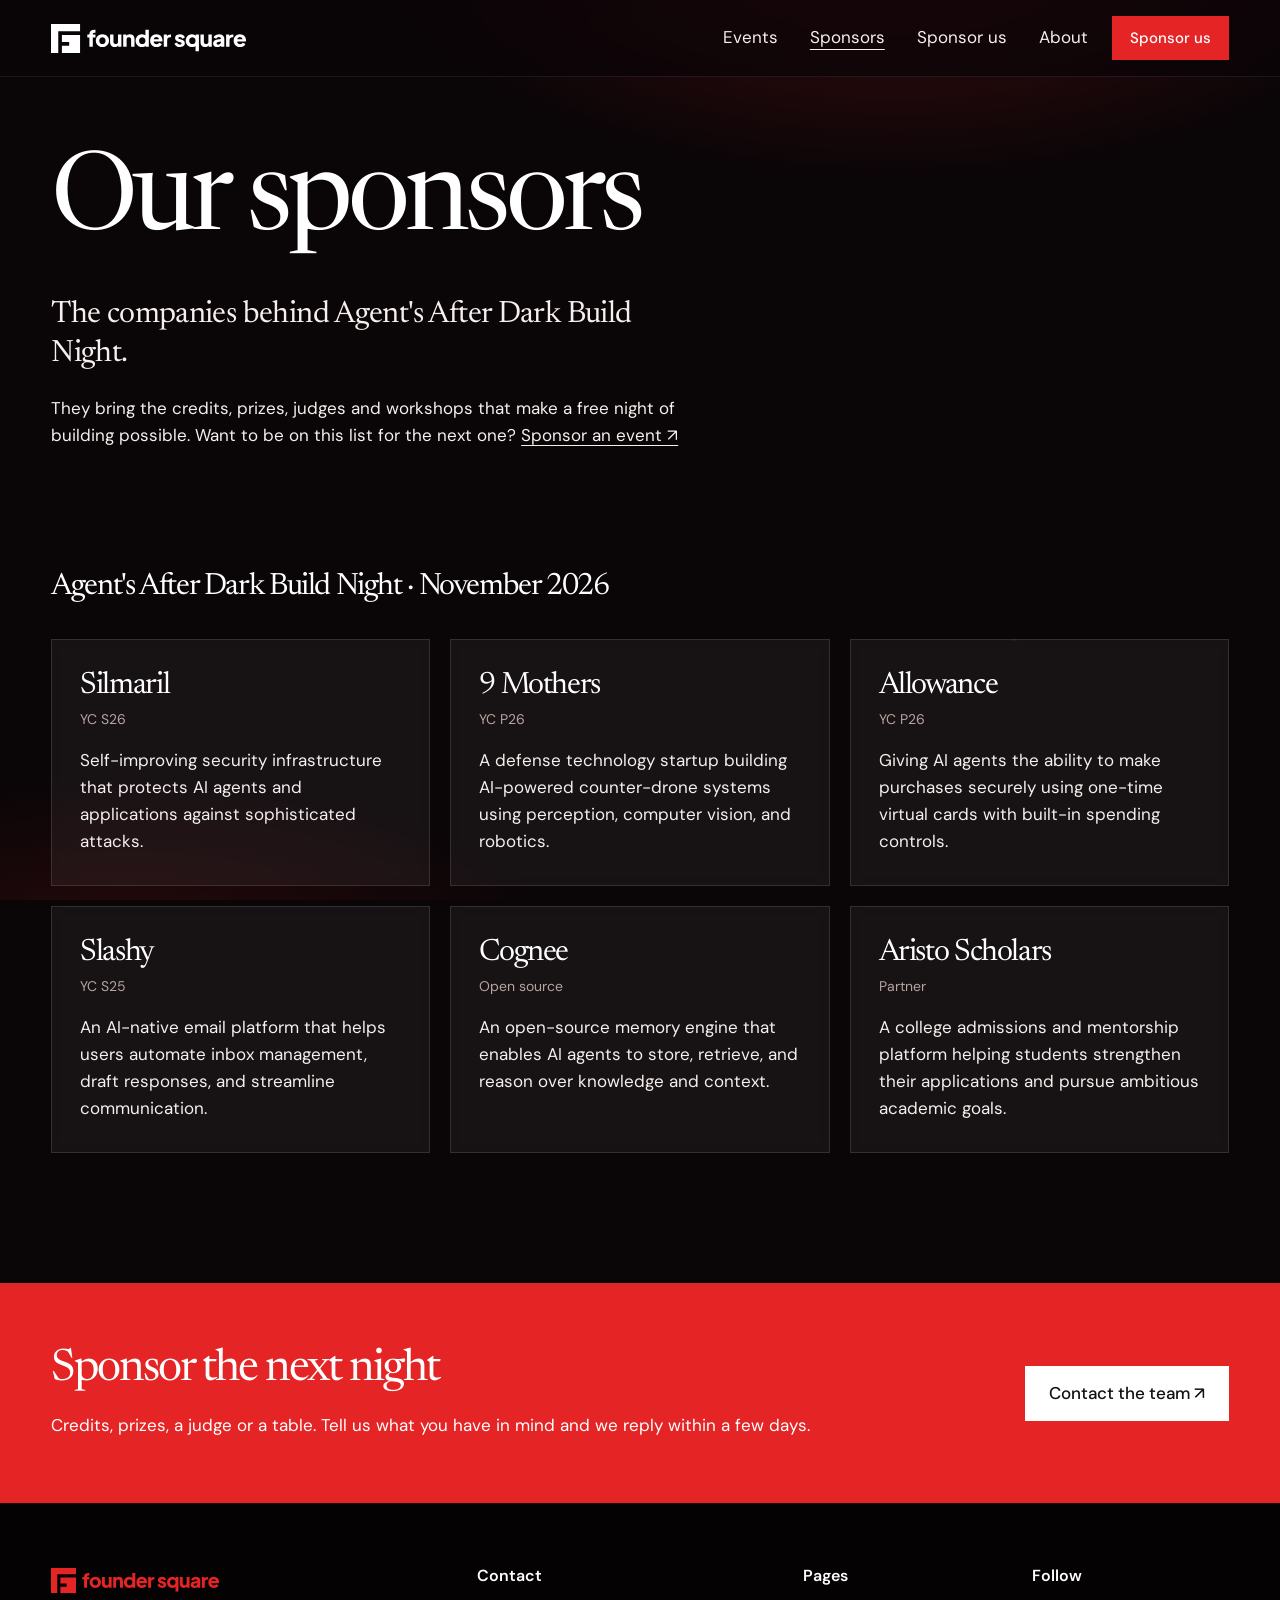
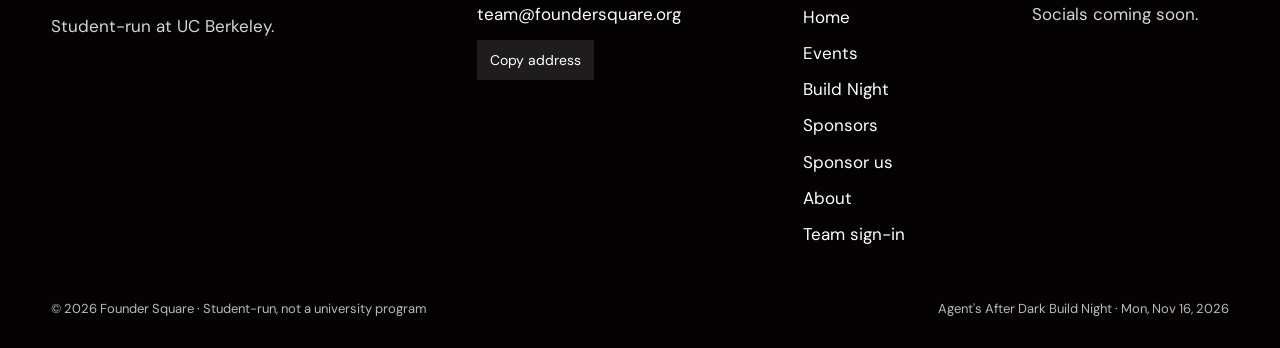
<file: sponsors.html>
<!doctype html>
<html lang="en">
<head>
<meta charset="utf-8">
<meta name="viewport" content="width=device-width, initial-scale=1">
<meta name="theme-color" content="#0a0507">
<meta name="description" content="The sponsors and partners behind Founder Square's Agent's After Dark Build Night at UC Berkeley.">
<title>Sponsors · Founder Square</title>
<link rel="icon" href="/favicon.svg" type="image/svg+xml">
<link rel="preconnect" href="https://fonts.googleapis.com">
<link rel="preconnect" href="https://fonts.gstatic.com" crossorigin>
<link href="https://fonts.googleapis.com/css2?family=DM+Sans:wght@400;500;600&family=Newsreader:opsz,wght@6..72,400;6..72,500&display=swap" rel="stylesheet">
<link rel="stylesheet" href="/assets/site.css">
</head>
<body class="space-page">
<a class="skip" href="#main">Skip to content</a>
<div class="hdr-bar">
<header class="header wrap">
<a class="brand" href="/" aria-label="Founder Square home">
<img class="logo" src="/brand/logos/logo-white.svg" alt="" width="194" height="29">
<img class="logo-mark" src="/brand/logos/mark-white.svg" alt="" width="24" height="24">
</a>
<nav aria-label="Primary">
<a href="/events">Events</a>
<a href="/sponsors" aria-current="page">Sponsors</a>
<a href="/sponsor">Sponsor us</a>
<a href="/#about">About</a>
</nav>
<a class="button hdr-cta" href="/sponsor#sponsorship-form">Sponsor us</a>
</header>
</div>
<main id="main">
<section class="page-head wrap">
<h1>Our sponsors</h1>
<p class="statement">The companies behind Agent's After Dark Build Night.</p>
<p class="measure">They bring the credits, prizes, judges and workshops that make a free night of building possible. Want to be on this list for the next one? <a class="inline-link" href="/sponsor">Sponsor an event ↗</a></p>
</section>
<section class="wrap sponsor-list">
<h2>Agent's After Dark Build Night · November 2026</h2>
<!-- Logos: drop an SVG or PNG into assets/sponsors/ and add <img class="sponsor-logo" src="/assets/sponsors/<name>.svg" alt=""> at the top of the card. -->
<ul class="sponsor-grid">
<li class="sponsor-card">
<h3><a href="https://silmaril.dev/?utm_source=foundersquare" rel="noopener">Silmaril</a></h3>
<p class="secondary">YC S26</p>
<p>Self-improving security infrastructure that protects AI agents and applications against sophisticated attacks.</p>
</li>
<li class="sponsor-card">
<h3><a href="https://9mothers.com/?utm_source=foundersquare" rel="noopener">9 Mothers</a></h3>
<p class="secondary">YC P26</p>
<p>A defense technology startup building AI-powered counter-drone systems using perception, computer vision, and robotics.</p>
</li>
<li class="sponsor-card">
<h3><a href="https://useallowance.com/?utm_source=foundersquare" rel="noopener">Allowance</a></h3>
<p class="secondary">YC P26</p>
<p>Giving AI agents the ability to make purchases securely using one-time virtual cards with built-in spending controls.</p>
</li>
<li class="sponsor-card">
<h3><a href="https://www.slashy.com/?utm_source=foundersquare" rel="noopener">Slashy</a></h3>
<p class="secondary">YC S25</p>
<p>An AI-native email platform that helps users automate inbox management, draft responses, and streamline communication.</p>
</li>
<li class="sponsor-card">
<h3><a href="https://www.cognee.ai/?utm_source=foundersquare" rel="noopener">Cognee</a></h3>
<p class="secondary">Open source</p>
<p>An open-source memory engine that enables AI agents to store, retrieve, and reason over knowledge and context.</p>
</li>
<li class="sponsor-card">
<h3><a href="https://aristoscholars.com/?utm_source=foundersquare" rel="noopener">Aristo Scholars</a></h3>
<p class="secondary">Partner</p>
<p>A college admissions and mentorship platform helping students strengthen their applications and pursue ambitious academic goals.</p>
</li>
</ul>
</section>
<section class="register-band" id="register">
<div class="wrap band-inner">
<div>
<h2>Sponsor the next night</h2>
<p>Credits, prizes, a judge or a table. Tell us what you have in mind and we reply within a few days.</p>
</div>
<a class="button light" href="/sponsor#contact">Contact the team ↗</a>
</div>
</section>
</main>
<footer class="footer original-footer">
<div class="wrap foot-in">
<div class="foot-brand">
<a class="foot-name" href="/">
<img class="logo" src="/brand/logos/logo-red.svg" alt="Founder Square" width="168" height="25">
</a>
<p>Student-run at UC Berkeley.</p>
</div>
<div>
<h3>Contact</h3>
<a href="mailto:team@foundersquare.org">team@foundersquare.org</a>
<br>
<button type="button" class="copy-btn" data-copy>Copy address</button>
</div>
<div>
<h3>Pages</h3>
<nav aria-label="Footer">
<a href="/">Home</a>
<a href="/events">Events</a>
<a href="/build-night">Build Night</a>
<a href="/sponsors">Sponsors</a>
<a href="/sponsor">Sponsor us</a>
<a href="/#about">About</a>
<a href="/admin">Team sign-in</a>
</nav>
</div>
<div>
<h3>Follow</h3>
<!-- The URLs live in LINKS at the top of assets/site.js; links with no URL yet stay hidden. -->
<ul class="social-links">
<li><a data-link="instagram" href="#" hidden><svg viewBox="0 0 24 24" aria-hidden="true"><path fill="currentColor" d="M12 2.2c3.2 0 3.6 0 4.8.1 3.3.1 4.8 1.7 4.9 4.9.1 1.3.1 1.6.1 4.8s0 3.6-.1 4.8c-.1 3.2-1.7 4.8-4.9 4.9-1.3.1-1.6.1-4.8.1s-3.6 0-4.8-.1c-3.3-.1-4.8-1.7-4.9-4.9C2.2 15.6 2.2 15.2 2.2 12s0-3.6.1-4.8C2.4 3.9 4 2.4 7.2 2.3 8.4 2.2 8.8 2.2 12 2.2M12 0C8.7 0 8.3 0 7.1.1 2.7.3.3 2.7.1 7.1 0 8.3 0 8.7 0 12s0 3.7.1 4.9c.2 4.4 2.6 6.8 7 7 1.2.1 1.6.1 4.9.1s3.7 0 4.9-.1c4.4-.2 6.8-2.6 7-7 .1-1.2.1-1.6.1-4.9s0-3.7-.1-4.9c-.2-4.4-2.6-6.8-7-7C15.7 0 15.3 0 12 0zm0 5.8a6.2 6.2 0 1 0 0 12.4 6.2 6.2 0 0 0 0-12.4zM12 16a4 4 0 1 1 0-8 4 4 0 0 1 0 8zm6.4-11.8a1.4 1.4 0 1 0 0 2.9 1.4 1.4 0 0 0 0-2.9z"/></svg>Instagram</a></li>
<li><a data-link="x" href="#" hidden><svg viewBox="0 0 24 24" aria-hidden="true"><path fill="currentColor" d="M18.2 2h3.4l-7.4 8.5L23 22h-6.8l-5.3-7-6.1 7H1.4l7.9-9.1L1 2h7l4.8 6.4L18.2 2zm-1.2 18h1.9L7.1 3.9H5.1L17 20z"/></svg>X</a></li>
<li><a data-link="linkedin" href="#" hidden><svg viewBox="0 0 24 24" aria-hidden="true"><path fill="currentColor" d="M20.4 20.4h-3.6v-5.6c0-1.3 0-3-1.8-3s-2.1 1.4-2.1 2.9v5.7H9.3V9h3.4v1.6c.5-.9 1.6-1.8 3.4-1.8 3.6 0 4.3 2.4 4.3 5.5v6.1zM5.3 7.4a2.1 2.1 0 1 1 0-4.2 2.1 2.1 0 0 1 0 4.2zM7.1 20.4H3.6V9h3.5v11.4zM22.2 0H1.8C.8 0 0 .8 0 1.7v20.5c0 1 .8 1.8 1.8 1.8h20.4c1 0 1.8-.8 1.8-1.8V1.7C24 .8 23.2 0 22.2 0z"/></svg>LinkedIn</a></li>
<li><a data-link="lumaCalendar" href="#" hidden><svg viewBox="0 0 24 24" aria-hidden="true"><path fill="currentColor" d="M12 0c.6 6.6 5.4 11.4 12 12-6.6.6-11.4 5.4-12 12-.6-6.6-5.4-11.4-12-12C6.6 11.4 11.4 6.6 12 0z"/></svg>Luma</a></li>
</ul>
<p class="social-fallback" data-socials-fallback>Socials coming soon.</p>
</div>
</div>
<div class="wrap foot-bottom">
<span>© 2026 Founder Square · Student-run, not a university program</span>
<span>Agent's After Dark Build Night · Mon, Nov 16, 2026</span>
</div>

</footer>
<script src="/assets/site.js">
</script>
</body>
</html>
</file>
<file: assets/site.css>
:root{--bg:#faf6f5;--ink:#211b1b;--accent:#e42425;--surface:#f1e3e1;--blue:#eee5e3;--white:#ffffff;--muted:#655353;--display:'Newsreader',Georgia,serif;--text:'DM Sans',Arial,sans-serif;--small:14px;--body:17px;--lead:clamp(23px,2.4vw,34px);--heading:clamp(36px,4.5vw,64px);--margin:clamp(22px,4vw,64px)}

*{box-sizing:border-box}
html{scroll-behavior:smooth;scroll-padding-top:30px}
body{margin:0;background:var(--bg);color:var(--ink);font:var(--body)/1.6 var(--text);-webkit-font-smoothing:antialiased}
a{color:inherit;text-decoration:none}
button,input,textarea{font:inherit}
a,button{touch-action:manipulation}
a:focus-visible,button:focus-visible,summary:focus-visible{outline:3px solid var(--accent);outline-offset:6px}
a:hover{text-decoration:underline;text-underline-offset:5px}
p{margin:0 0 22px}
h1,h2,h3{font-family:var(--display);font-weight:400;letter-spacing:-.045em;line-height:1.04;margin:0}
h2{font-size:var(--heading)}
h3{font-size:var(--lead)}
.wrap{width:calc(100% - var(--margin)*2);max-width:1480px;margin-inline:auto}
.skip{position:absolute;left:20px;top:-100px;z-index:10;background:var(--bg);padding:12px}
.skip:focus{top:15px}
.header{height:100px;display:flex;align-items:center;justify-content:space-between}
.brand{font-size:21px;font-weight:500;letter-spacing:-.7px;display:flex;align-items:center;gap:10px}
.brand-dot{width:11px;height:11px;background:var(--accent)}
nav{display:flex;gap:32px}
nav a{padding:10px 0}
nav [aria-current]{text-decoration:underline;text-underline-offset:6px}
.hero-title h1{font-size:clamp(54px,12.45vw,190px);line-height:1.05;white-space:nowrap;padding:24px 0 26px;letter-spacing:-.065em}
.hero-scene{height:570px;position:relative;overflow:hidden;background:var(--blue)}
.hero-scene>img{width:100%;height:100%;object-fit:cover;object-position:50% 36%;opacity:.63;animation:bay-drift 24s ease-in-out infinite alternate}
.hero-wash{position:absolute;inset:0;background:var(--bg);opacity:.24;pointer-events:none}
.hero-copy{position:absolute;inset:45px 0 auto;display:flex;justify-content:space-between;gap:30px;align-items:start}
.hero-intro{font-family:var(--display);font-size:var(--lead);line-height:1.2;letter-spacing:-.02em}
.hero-event p{margin-bottom:20px}
.button{display:inline-flex;align-items:center;justify-content:center;padding:14px 24px;min-height:52px;background:var(--accent);color:var(--white);border:0;cursor:pointer;font-size:16px;font-weight:500;text-align:center;transition:transform .2s,opacity .2s}
.button:hover{transform:translateY(-3px);text-decoration:none;opacity:.9}
.button:active{transform:translateY(1px)}
.scene-caption{position:absolute;bottom:22px;left:var(--margin);margin:0;font-size:var(--small);color:var(--ink);background:var(--bg);padding:5px 10px}
.section{padding-block:130px}
.section-heading{display:flex;align-items:center;justify-content:space-between;margin-bottom:52px}
.text-link{display:inline-block;font-size:16px;padding:8px 0}
.event-row{background:var(--surface);display:grid;grid-template-columns:150px 1fr 270px;gap:40px;padding:40px;align-items:center}
.event-date{display:flex;flex-direction:column;line-height:1.3;font-size:var(--small)}
.event-date>span:first-child{font-size:var(--body)}
.event-date strong{font:400 72px/.95 var(--display);letter-spacing:-.05em;margin:10px 0}
.event-info h3{font-size:clamp(28px,3vw,42px);margin-bottom:18px}
.event-info p{margin:6px 0}
.secondary{color:var(--muted);font-size:var(--small)}
.event-aside{font-size:var(--small)}
.event-aside p{margin-bottom:14px}
.calendar-note{display:grid;grid-template-columns:1fr 1fr;gap:40px;margin-top:40px}
.calendar-note>p:first-child{font-family:var(--display);font-size:var(--lead);line-height:1.2;max-width:400px}
.calendar-note>p:last-child{max-width:470px}
.about{display:grid;grid-template-columns:1fr 1.35fr;gap:9%;padding-top:0}
.about>div{max-width:720px}
.statement{font-family:var(--display);font-size:var(--lead);line-height:1.25;letter-spacing:-.02em}
.register-band{background:var(--accent);color:var(--white);padding:64px 0}
.band-inner{display:flex;align-items:center;justify-content:space-between;gap:40px}
.band-inner h2{font-size:clamp(32px,3.7vw,52px);margin-bottom:18px}
.band-inner p{margin:0}
.light{background:var(--bg);color:var(--ink);flex-shrink:0}
.footer{padding-top:70px}
.footer-top{display:flex;justify-content:space-between;gap:40px}
.footer-top>p{font-family:var(--display);font-size:var(--lead);line-height:1.2}
.footer-top nav{margin-top:16px}
.footer-name{font-family:var(--display);font-size:clamp(48px,12.4vw,188px);line-height:1.1;letter-spacing:-.065em;white-space:nowrap;margin:65px 0 20px}
.footnote{display:flex;justify-content:space-between;gap:20px;font-size:var(--small)}
.credit{font-size:13px;color:var(--muted);margin-top:20px;padding-bottom:28px}
.page-head{padding-block:70px 100px}
.page-head h1{font-size:clamp(50px,8.5vw,120px);max-width:1100px;margin-bottom:36px}
.page-head>.statement{max-width:660px}
.measure{max-width:680px}
.event-list{padding-bottom:130px}
.event-list>h2{margin-bottom:48px}
.future{display:grid;grid-template-columns:1fr 1fr;margin-top:65px;gap:15px 60px}
.future h3{grid-row:span 2;font-size:var(--heading)}
.future p{max-width:520px;margin:0}
.event-lead{display:grid;grid-template-columns:1fr 1fr;gap:9%;max-width:1100px}
.night-field,.contact-field{background:var(--surface);padding-block:80px;margin-bottom:120px}
.night-grid,.contact-grid{display:grid;grid-template-columns:1fr 1fr;gap:9%}
.night-grid>div{max-width:580px}
.schedule{padding-top:0;display:grid;grid-template-columns:1fr 1fr;gap:9%}
.schedule>div p{max-width:350px;margin-top:24px}
.schedule ol{list-style:none;padding:0;margin:0}
.schedule li{display:grid;grid-template-columns:110px 1fr;gap:20px;padding:15px 20px}
.schedule li:nth-child(odd){background:var(--surface)}
.signup{padding-top:0;display:flex;align-items:center;gap:60px;justify-content:space-between}
.signup>div{max-width:650px}
.signup h2{margin-bottom:25px}
.signup .button{flex-shrink:0}
.questions{padding-bottom:130px;max-width:950px}
.questions h2{margin-bottom:40px}
details{background:var(--surface);margin-bottom:10px;padding:20px 25px}
summary{cursor:pointer;font-size:var(--body)}
details p{padding-top:20px;max-width:750px;margin-bottom:0}
.sponsorship{padding-bottom:130px}
.sponsorship h2{margin-bottom:45px}
.sponsorship article{display:grid;grid-template-columns:1fr 1fr 1.2fr;gap:40px;padding:35px}
.sponsorship article:nth-of-type(odd){background:var(--surface)}
.sponsorship article p{margin:0}
.contact-grid h2{margin-bottom:25px}
form{display:grid;gap:20px}
label{display:grid;gap:8px}
input,textarea{width:100%;padding:12px 14px;border:1px solid var(--muted);background:var(--white);color:var(--ink);border-radius:0}
input:focus,textarea:focus{outline:2px solid var(--accent);outline-offset:2px}
.form-note{font-size:var(--small);margin:0}
.contact-grid .button{justify-self:start}
#form-status{margin:0}
.reveal{animation:arrive .7s both;animation-timeline:view();animation-range:entry 0% entry 22%}
@keyframes arrive{from{opacity:.4;transform:translateY(24px)}
to{opacity:1;transform:none}
}
@keyframes bay-drift{from{transform:scale(1.01)}
to{transform:scale(1.06) translateY(-5px)}
}

@media(min-width:1600px){.hero-title h1{font-size:190px}
.footer-name{font-size:188px}
}

@media(max-width:900px){.header{height:82px}
nav{gap:22px}
.hero-scene{height:550px}
.event-row{grid-template-columns:100px 1fr;gap:25px;padding:30px}
.event-aside{grid-column:2}
.event-info h3{font-size:34px}
.section{padding-block:90px}
.about{padding-top:0;gap:40px;grid-template-columns:1fr 1.5fr}
.band-inner{align-items:start;flex-direction:column;gap:25px}
.sponsorship article{grid-template-columns:1fr 1fr}
.sponsorship article p:last-child{grid-column:2}
.night-grid,.contact-grid{gap:45px}
.schedule{gap:40px;padding-top:0}
.signup{padding-top:0}
.hero-intro{font-size:27px}
}

@media(max-width:600px){:root{--body:16px;--lead:24px;--small:13px}
.header{height:80px;gap:12px}
.brand{font-size:17px;gap:6px}
.brand-dot{height:7px;width:7px}
nav{gap:15px;font-size:14px}
.hero-title h1{font-size:12.1vw;padding:22px 0;letter-spacing:-.06em}
.hero-scene{height:570px}
.hero-scene>img{object-position:47% 36%}
.hero-copy{top:30px;display:block}
.hero-intro{font-size:27px;max-width:320px}
.hero-event{margin-top:28px}
.hero-event p{font-size:16px;line-height:1.5}
.scene-caption{font-size:12px;bottom:18px}
.section{padding-block:75px}
.section-heading{gap:20px;align-items:end;margin-bottom:30px}
.section-heading h2{max-width:230px}
.section-heading .text-link{white-space:nowrap;font-size:14px}
.event-row{padding:25px;grid-template-columns:64px 1fr;gap:22px}
.event-date strong{font-size:57px}
.event-date>span:last-child{font-size:12px}
.event-info h3{font-size:28px}
.event-info p{font-size:15px}
.event-info .secondary{font-size:13px}
.event-aside{grid-column:1/-1;display:flex;justify-content:space-between;gap:20px;align-items:center}
.event-aside p{display:none}
.calendar-note{grid-template-columns:1fr;gap:0;margin-top:28px}
.calendar-note>p:first-child{max-width:270px}
.about{display:block;padding-top:0}
.about h2{margin-bottom:30px}
.about .statement{font-size:24px}
.register-band{padding-block:45px}
.band-inner{gap:24px}
.band-inner h2{font-size:36px}
.band-inner .button{font-size:14px}
.footer{padding-top:45px}
.footer-top{flex-direction:column;gap:15px}
.footer-top>p{font-size:27px}
.footer-name{font-size:12.1vw;letter-spacing:-.06em;margin-top:45px}
.footnote{flex-direction:column;gap:8px;font-size:12px}
.credit{font-size:12px}
.page-head{padding-block:45px 70px}
.page-head h1{font-size:54px}
.event-list{padding-bottom:75px}
.future{display:block;margin-top:45px}
.future h3{margin-bottom:24px}
.future p{margin-bottom:20px}
.event-lead{display:block}
.event-lead .statement{font-size:30px}
.night-grid,.contact-grid{grid-template-columns:1fr;gap:30px}
.night-field,.contact-field{padding-block:50px;margin-bottom:75px}
.night-grid h2 br{display:none}
.schedule{display:block;padding-top:0}
.schedule ol{margin-top:25px}
.schedule li{grid-template-columns:90px 1fr;gap:10px;padding:14px}
.signup{display:block;padding-top:0}
.signup .button{margin-top:15px}
.questions{padding-bottom:75px}
.questions h2{font-size:36px}
.sponsorship{padding-bottom:75px}
.sponsorship article{display:block;padding:25px}
.sponsorship article h3{margin-bottom:16px}
.sponsorship article p{margin-bottom:15px}
.contact-grid{gap:35px}
}

@media(prefers-reduced-motion:reduce){html{scroll-behavior:auto}
*,*::before,*::after{animation:none!important;transition:none!important;transform:none!important}
}

/* A real date, rather than a section label. */
.event-date time{display:flex;flex-direction:column}
.event-date time>span:first-child{font-size:var(--body)}
.event-date time>span:last-child{font-size:var(--small)}
.event-date time strong{font:400 var(--heading)/.95 var(--display);letter-spacing:-.05em;margin:10px 0}

.bay-strip{display:grid;grid-template-columns:1fr 1.35fr 1fr;gap:24px;padding-bottom:130px}
.bay-strip figure{margin:0}
.bay-strip img{width:100%;height:300px;object-fit:cover;filter:saturate(.55);opacity:.83}
.bay-strip figcaption{font-size:var(--small);margin-top:12px}
.hero-intro{font-size:var(--lead)}
.brand{font-size:var(--body)}
.event-info h3{font-size:var(--lead)}
.band-inner h2{font-size:var(--heading)}
.button,.text-link{font-size:var(--body)}

@media(max-width:900px){.bay-strip{padding-bottom:90px;gap:18px}
.bay-strip img{height:230px}
}

@media(max-width:600px){.hero-intro{font-size:24px}
.event-date>span:last-child,.scene-caption,.footnote,.credit{font-size:13px}
.event-date time>span:last-child{font-size:13px}
.event-info h3{font-size:var(--lead)}
.bay-strip{grid-template-columns:1fr 1fr;gap:25px 18px;padding-bottom:75px}
.bay-strip figure:nth-child(2){grid-column:1/-1;grid-row:1}
.bay-strip img{height:200px}
.bay-strip figure:nth-child(2) img{height:230px}
.header .brand{font-size:16px}
.header nav{font-size:13px;gap:14px}
.event-aside .text-link{font-size:16px}
.band-inner h2{font-size:36px}
.button,.text-link{font-size:16px}
}

.place-ribbon{display:grid;grid-template-columns:repeat(4,1fr);gap:20px;padding-bottom:130px}.place-ribbon img{width:100%;height:220px;object-fit:cover;filter:saturate(.55);opacity:.83}.place-ribbon img:first-child{object-position:center 35%}@media(max-width:600px){.place-ribbon{grid-template-columns:1fr 1fr;gap:16px;padding-bottom:75px}.place-ribbon img{height:180px}}
@media(max-width:600px){.page-head{padding-bottom:95px}.future{margin-top:95px}}
.place-ribbon img{animation:bay-drift 24s ease-in-out infinite alternate}.place-ribbon{overflow:hidden}
/* Preserve the original Founder Square identity. */
:root{--red:#e42425;--black:#111111}
.brand .mark{height:29px;width:29px;color:var(--red);flex-shrink:0}.brand{gap:10px}.hero-copy{justify-content:flex-end}.hero-event .button{background:var(--red)}
.original-footer{width:100%;max-width:none;background:var(--black);color:#d6d6d6;padding:64px 0 28px}.foot-in{display:grid;grid-template-columns:2fr 1.5fr 1fr 1fr;gap:32px}.foot-name{display:inline-flex;align-items:center;gap:10px;color:#fff;font-family:var(--text);font-weight:600;font-size:20px}.foot-name .mark{width:25px;height:25px;color:var(--red)}.foot-brand p{margin-top:12px}.original-footer h3{font-family:var(--text);font-size:16px;font-weight:600;letter-spacing:0;color:#fff;margin-bottom:16px}.original-footer nav{display:grid;gap:3px}.original-footer nav a{padding:3px 0}.original-footer a{color:#fff}.original-footer a:hover{color:var(--red)}.copy-btn{margin-top:12px;background:#292929;color:#fff;border:0;padding:9px 13px;cursor:pointer;font-size:14px}.copy-btn:hover{background:var(--red)}.foot-bottom{display:flex;justify-content:space-between;gap:20px;padding-top:48px;font-size:13px;color:#b9b9b9}.photo-credits{margin-top:20px}.photo-credits details{padding:0;background:transparent;margin:0}.photo-credits summary{font-size:13px;color:#b9b9b9}.photo-credits p{font-size:13px;max-width:900px}.register-band{background:var(--black)}.register-band h2{color:#fff}.register-band .button{background:var(--red);color:#fff}
@media(max-width:900px){.foot-in{grid-template-columns:1fr 1fr}.hero-copy{display:flex}}
@media(max-width:600px){.header .brand{font-size:15px;gap:8px}.brand .mark{width:24px;height:24px}.header nav{gap:12px;font-size:13px}.hero-copy{display:block}.hero-event{margin-top:0}.foot-in{grid-template-columns:1fr;gap:30px}.foot-bottom{flex-direction:column;gap:10px}.original-footer{padding-top:44px}.foot-name{font-size:20px}}

/* Soft red, white and black throughout, with the original red logo. */
.event-title{font-size:clamp(38px,6.5vw,94px)!important}.hero-event{max-width:430px}.hero-event p{font-family:var(--display);font-size:var(--lead);line-height:1.25}.band-inner>div{max-width:800px}.band-inner h2{font-size:clamp(30px,3.5vw,50px)}.schedule-pending{background:var(--surface);padding:40px;min-height:180px;display:flex;align-items:center}.schedule-pending p{font-family:var(--display);font-size:var(--lead);margin:0}.contact-field{margin-bottom:130px}.about{padding-top:0}.hero-event .button,.register-band .button{background:var(--accent)}
@media(max-width:900px){.band-inner h2{max-width:650px}.contact-field{margin-bottom:90px}}
@media(max-width:600px){.band-inner h2{font-size:30px}.event-info h3{font-size:24px}.event-info{min-width:0}.event-row{grid-template-columns:64px 1fr;gap:18px}.event-title{font-size:38px!important}.schedule-pending{margin-top:25px;min-height:160px;padding:30px}.hero-event p{font-size:24px}.contact-field{margin-bottom:75px}}
.hero-event h2{font-size:clamp(30px,2.4vw,34px);line-height:1.1;margin-bottom:18px}.hero-event p{font-family:var(--text);font-size:var(--body);line-height:1.5}.hero-event{max-width:440px}
/* The logo is the team's red lockup (mark + "founder square" in Plus Jakarta Sans
   ExtraBold), outlined in brand/logos/logo-red.svg. The site's one red is the
   logo red, #e42425: white on it is 4.59:1. */
.brand .logo{display:block;height:29px;width:auto}
.foot-name .logo{display:block;height:25px;width:auto}
@media(max-width:600px){.brand .logo{height:22px}}

/* ---- Sponsors, contact line, admin, platform buttons, socials ---- */
.admin-link{color:var(--muted);font-size:var(--small)}
.actions{display:flex;align-items:center;gap:24px;flex-wrap:wrap}
.inline-link{text-decoration:underline;text-underline-offset:4px}
.sponsor-list{padding-bottom:130px}
.sponsor-list>h2{font-size:var(--lead);margin-bottom:36px}
.sponsor-grid{list-style:none;margin:0;padding:0;display:grid;grid-template-columns:repeat(3,1fr);gap:20px}
.sponsor-card{background:var(--surface);padding:30px 28px;display:flex;flex-direction:column;gap:6px}
.sponsor-card h3{font-size:clamp(26px,2.4vw,34px)}
.sponsor-card h3 a:hover{text-decoration:underline}
.sponsor-card .secondary{margin:0 0 10px}
.sponsor-card p:last-child{margin:0}
.sponsor-logo{height:36px;width:auto;max-width:180px;object-fit:contain;margin-bottom:14px}
.contact-field{margin-bottom:0}
.contact-form{max-width:640px}
select{width:100%;padding:12px 14px;border:1px solid var(--muted);background:var(--white);color:var(--ink);border-radius:0;appearance:none;-webkit-appearance:none;background-image:linear-gradient(45deg,transparent 50%,var(--ink) 50%),linear-gradient(135deg,var(--ink) 50%,transparent 50%);background-position:calc(100% - 20px) 50%,calc(100% - 14px) 50%;background-size:6px 6px;background-repeat:no-repeat}
select:focus{outline:2px solid var(--accent);outline-offset:2px}
.hp{position:absolute;left:-9999px;width:1px;height:1px;overflow:hidden}
.contact-form .button{justify-self:start}
.contact-form button[disabled]{opacity:.6;cursor:default;transform:none}
.form-status{margin:0;min-height:1.6em}
.form-status.ok{color:#1d6b2f}
.form-status.err{color:var(--accent)}
.platform-buttons{display:flex;flex-wrap:wrap;gap:12px;flex-shrink:0}
.platform-links{display:flex;flex-direction:column;align-items:flex-start}
.button.platform svg{width:18px;height:18px;margin-right:10px}
.button.luma{background:#111}
.button.partiful{background:#fff;color:var(--ink);border:1px solid var(--ink)}
.social-links{list-style:none;margin:0;padding:0;display:grid;gap:8px}
.social-links a{display:inline-flex;align-items:center;gap:10px}
.social-links svg{width:18px;height:18px;flex:none}
.social-fallback{margin:0}
/* admin */
.admin{padding-block:40px 110px;min-height:60vh}
.admin h1{font-size:clamp(38px,5vw,64px);margin-bottom:20px}
.admin-form{max-width:420px}
.admin-head{display:flex;justify-content:space-between;align-items:flex-end;gap:30px;flex-wrap:wrap;margin-bottom:30px}
.admin-actions{display:flex;align-items:center;gap:22px;flex-wrap:wrap}
.admin-toggle{display:flex;align-items:center;gap:8px;font-size:var(--small)}
.admin-toggle input{width:auto}
.admin-note{background:var(--surface);padding:14px 18px;font-size:var(--small);margin-bottom:24px}
.admin-empty{color:var(--muted)}
.messages{list-style:none;margin:0;padding:0;display:grid;gap:14px}
.message{background:var(--white);border:1px solid var(--surface);padding:24px 26px}
.message.handled{opacity:.6}
.message-head{display:flex;justify-content:space-between;gap:20px;flex-wrap:wrap;margin-bottom:10px}
.message-head time{color:var(--muted);font-size:var(--small)}
.message-interest{display:inline-block;background:var(--surface);padding:4px 10px;font-size:var(--small);margin:0 0 12px}
.message-body{white-space:normal;max-width:760px;margin-bottom:18px}
.message-actions{display:flex;align-items:center;gap:22px;flex-wrap:wrap}
.message-actions .button{min-height:44px;padding:10px 18px;font-size:15px}
.text-link[type=button]{background:none;border:0;padding:8px 0;cursor:pointer;color:inherit;text-decoration:underline;text-underline-offset:5px}
@media(max-width:900px){.sponsor-grid{grid-template-columns:1fr 1fr}}
@media(max-width:600px){.sponsor-grid{grid-template-columns:1fr}.sponsor-list{padding-bottom:75px}.actions{gap:14px}.platform-buttons{width:100%}.platform-buttons .button{width:100%}.admin{padding-block:20px 70px}.message{padding:20px}}
/* five header links need two rows on a phone; Admin stays in the footer there */
@media(max-width:600px){.header{height:auto;min-height:80px;padding-block:14px;align-items:center}.header nav{flex-wrap:wrap;justify-content:flex-end;gap:2px 14px;max-width:62%}.header nav a{white-space:nowrap;padding:6px 0}.header .admin-link{display:none}}

/* ---- sponsor page: offer and the sponsorship form ---- */
.offer{padding-bottom:110px}
.offer>h2{font-size:var(--lead);margin-bottom:32px}
.offer-grid{display:grid;grid-template-columns:repeat(3,1fr);gap:20px}
.offer-grid article{background:var(--surface);padding:30px 28px}
.offer-grid h3{font-size:clamp(24px,2.2vw,30px);margin-bottom:14px}
.offer-grid p{margin:0}
.form-layout{display:grid;grid-template-columns:1fr 1.5fr;gap:7%;align-items:start}
.form-intro h2{margin-bottom:22px}
.form-intro>p{max-width:420px}
.form-facts{margin:34px 0 0;display:grid;grid-template-columns:auto 1fr;gap:10px 22px;font-size:var(--small)}
.form-facts dt{color:var(--muted)}
.form-facts dd{margin:0}
.sponsor-form{background:var(--white);padding:36px;display:grid;gap:22px;border:1px solid #e4d6d3}
.sponsor-form fieldset{border:0;padding:0;margin:0;display:grid;gap:18px}
.sponsor-form legend{font-family:var(--display);font-size:var(--lead);line-height:1.1;letter-spacing:-.02em;padding:0;margin-bottom:6px}
.sponsor-form label{font-size:var(--small);font-weight:500}
.sponsor-form input,.sponsor-form select,.sponsor-form textarea{font-size:var(--body);font-weight:400;border-color:#cdbdb9}
.sponsor-form textarea{resize:vertical;min-height:120px}
.row-2{display:grid;grid-template-columns:1fr 1fr;gap:18px}
.group-label{display:block;font-size:var(--small);font-weight:500;margin-bottom:10px}
.check-grid{display:grid;grid-template-columns:1fr 1fr;gap:10px 18px}
.check{display:flex!important;align-items:center;gap:10px;font-weight:400!important;font-size:var(--body)!important;cursor:pointer}
.check input{width:18px;height:18px;margin:0;accent-color:var(--accent);flex:none}
.sponsor-form .button{justify-self:start;min-width:260px}
.sponsor-form .form-note{margin-top:-10px;color:var(--muted)}
@media(max-width:900px){.offer-grid{grid-template-columns:1fr}.form-layout{grid-template-columns:1fr;gap:40px}.offer{padding-bottom:80px}}
@media(max-width:600px){.sponsor-form{padding:24px 20px}.row-2,.check-grid{grid-template-columns:1fr}.sponsor-form .button{width:100%;min-width:0}.form-facts{grid-template-columns:1fr;gap:4px}.form-facts dt{margin-top:10px}.offer{padding-bottom:60px}}
/* admin tags */
.message-tags{display:flex;flex-wrap:wrap;gap:8px;margin-bottom:14px}
.tag{display:inline-block;background:var(--surface);padding:4px 10px;font-size:13px;color:var(--ink);text-decoration:none}
a.tag:hover{background:var(--accent);color:#fff;text-decoration:none}

/* ---- The Square: scroll into it ---- */
.header{gap:24px}
.header nav{margin-left:auto}
.hdr-cta{min-height:44px;padding:10px 18px;font-size:15px;flex-shrink:0}
.sq-stage{height:260vh;position:relative}
.sq-pin{position:sticky;top:0;height:100vh;overflow:hidden;display:grid;place-items:center;background:var(--bg)}
.sq-pin>*{grid-area:1/1}
.sq-pin{--sq-side:min(46vmin,420px)}
.sq{width:var(--sq-side);aspect-ratio:1;background:var(--accent);transform:scale(var(--sq-scale,1));will-change:transform}
.sq-front{display:grid;justify-items:center;gap:14px;text-align:center;opacity:var(--front,1);transform:translateY(calc(var(--p,0)*-40px));pointer-events:none}
.sq-logo{width:min(34vmin,300px);height:auto}
.sq-tag{color:#fff;font-size:var(--small);letter-spacing:.02em;margin:0}
.sq-hint{position:absolute;left:50%;transform:translateX(-50%);top:calc(50% + var(--sq-side)/2 + 26px);margin:0;white-space:nowrap;font-size:var(--small);color:var(--muted);display:flex;align-items:center;gap:10px;opacity:var(--front,1)}
.sq-arrow{display:inline-block;animation:nudge 1.6s ease-in-out infinite}
@keyframes nudge{0%,100%{transform:translateY(0)}50%{transform:translateY(5px)}}
.sq-inside{width:min(100% - 2*var(--margin),900px);color:#fff;opacity:var(--inside,0);transform:translateY(calc((1 - var(--inside,0))*40px));pointer-events:var(--inside-events,none)}
.sq-kicker{font-size:var(--small);letter-spacing:.08em;text-transform:uppercase;margin-bottom:28px;opacity:.9}
.sq-event time{display:block;font-size:var(--lead);font-family:var(--display);margin-bottom:10px}
.sq-event h2{color:#fff;font-size:clamp(40px,6vw,88px);margin-bottom:22px}
.sq-event>p{max-width:620px;opacity:.95;margin-bottom:30px}
.sq-event .actions{gap:14px 28px}
.text-link.inverse{color:#fff}
.sq-all{display:inline-block;margin-top:40px}
.sq-pin .button.light:hover{opacity:.92}
/* sponsor band on the home page */
.sponsor-band{display:grid;grid-template-columns:1.4fr 1fr;gap:40px;align-items:center;padding-block:120px 110px}
.sponsor-band h2{font-size:clamp(34px,4vw,58px);margin:14px 0 20px}
.sponsor-band .measure{margin:0}
.sponsor-band-actions{display:flex;flex-direction:column;align-items:flex-start;gap:14px;justify-self:end}
.eyebrow{font-size:var(--small);letter-spacing:.08em;text-transform:uppercase;color:var(--accent);margin:0}
@media(prefers-reduced-motion:reduce){.sq-stage{height:auto}.sq-pin{position:static;height:auto;display:block;padding:40px 0}.sq{display:none}.sq-front,.sq-hint{display:none}.sq-inside{opacity:1;transform:none;background:var(--accent);padding:40px;margin:0 auto;pointer-events:auto}}
@media(max-width:900px){.sponsor-band{grid-template-columns:1fr;gap:28px;padding-block:80px}.sponsor-band-actions{justify-self:start}}
@media(max-width:600px){.header{gap:10px}.header nav{max-width:none;margin-left:auto}.hdr-cta{padding:8px 12px;font-size:13px;min-height:38px}.sq-stage{height:220vh}.sq-pin{--sq-side:62vmin}.sq-logo{width:46vmin}.sq-event h2{font-size:38px}.sq-event time{font-size:20px}.sq-inside .actions .button{width:100%}}

/* phone header: mark only, three links, the red button */
.logo-mark{display:none}
@media(max-width:600px){.brand .logo{display:none}.brand .logo-mark{display:block;width:26px;height:26px}.header nav{flex-wrap:nowrap;gap:12px;font-size:13px}.header nav a[href="/sponsor"]{display:none}}

/* ---- sticky header bar: everything stays one click away ---- */
.hdr-bar{position:sticky;top:0;z-index:30;background:rgba(250,246,245,.88);backdrop-filter:blur(10px);-webkit-backdrop-filter:blur(10px);border-bottom:1px solid rgba(33,27,27,.06)}
.hdr-bar .header{height:76px}
@media(max-width:600px){.hdr-bar .header{height:64px}}
.sq-pin{top:0}

/* ---- space: what is inside the square ---- */
.sq-inside{display:none}
.space{position:absolute;inset:0;opacity:var(--inside,0);pointer-events:var(--inside-events,none);background:radial-gradient(ellipse at 50% 40%,#2a0c10 0%,#120608 45%,#070304 100%);color:#fff;overflow:hidden}
.space-canvas{position:absolute;inset:0;width:100%;height:100%;display:block}
.space-top,.space-bottom{position:absolute;left:0;right:0;display:flex;justify-content:space-between;gap:20px;padding:0 var(--margin);z-index:3}
.space-top{top:96px}
.space-bottom{bottom:28px;flex-wrap:wrap}
.space .sq-kicker{margin:0;opacity:.75}
.space-events{position:absolute;inset:0;z-index:2}
.planet{position:absolute;left:var(--x);top:var(--y);transform:translate(-50%,-50%) translate(var(--px,0),var(--py,0));display:flex;align-items:center;gap:26px;color:#fff;text-decoration:none;transition:transform .5s cubic-bezier(.2,.7,.2,1),opacity .5s}
.planet:hover{text-decoration:none}
.orb{display:block;width:var(--orb,150px);height:var(--orb,150px);border-radius:50%;flex:none;background:radial-gradient(circle at 32% 30%,#ff8a7a 0%,#e42425 38%,#7c1013 72%,#2b0507 100%);box-shadow:0 0 40px rgba(228,36,37,.45),0 0 120px rgba(228,36,37,.25),inset -18px -18px 40px rgba(0,0,0,.45);animation:drift 9s ease-in-out infinite}
.planet.small{--orb:64px}
.planet.small .orb{background:radial-gradient(circle at 32% 30%,#d9c7c2 0%,#8c6f6b 45%,#3a2624 80%,#160a0a 100%);box-shadow:0 0 24px rgba(255,255,255,.12);animation-duration:12s}
.planet.dim{opacity:.7}
.planet.dim .orb{animation-duration:15s}
.planet-card{display:grid;gap:6px;max-width:380px}
.planet-card time{font-size:var(--small);letter-spacing:.06em;text-transform:uppercase;opacity:.8}
.planet-card strong{font-family:var(--display);font-weight:400;font-size:clamp(26px,2.8vw,40px);line-height:1.05;letter-spacing:-.03em}
.planet.small .planet-card strong{font-size:22px}
.planet-meta{font-size:var(--small);opacity:.85}
.planet-actions{display:flex;align-items:center;gap:18px;flex-wrap:wrap;margin-top:10px}
.planet-actions .button{min-height:44px;padding:10px 18px;font-size:15px}
.planet-go{font-size:15px;border-bottom:1px solid rgba(255,255,255,.5);padding-bottom:2px;transition:border-color .2s}
.planet:hover .planet-go{border-color:#fff}
.planet:hover .orb{box-shadow:0 0 60px rgba(228,36,37,.7),0 0 160px rgba(228,36,37,.35),inset -18px -18px 40px rgba(0,0,0,.45)}
.planet.small:hover .orb{box-shadow:0 0 40px rgba(255,255,255,.25)}
@keyframes drift{0%,100%{transform:translateY(0)}50%{transform:translateY(-10px)}}
.space.warping .planet{opacity:0;transform:translate(-50%,-50%) scale(.6)}
.space.warping .planet.target{opacity:1;transform:translate(-50%,-50%) scale(1.9)}
.space.warping .space-top,.space.warping .space-bottom{opacity:0;transition:opacity .4s}
.warp-flash{position:absolute;inset:0;background:#fff;opacity:0;pointer-events:none;z-index:4;transition:opacity .35s ease-in}
.space.warping .warp-flash{opacity:1;transition-delay:.55s}
@media(prefers-reduced-motion:reduce){.space{position:static;opacity:1;pointer-events:auto;min-height:80vh;padding:40px 0}.space-canvas{display:none}.space-top,.space-bottom{position:static;padding:20px var(--margin)}.space-events{position:static;display:grid;gap:30px;padding:0 var(--margin)}.planet{position:static;transform:none}.orb{animation:none}}
@media(max-width:900px){.planet.main{--x:50%!important;--y:44%!important;flex-direction:column;text-align:center;gap:18px}.planet.main .planet-card{justify-items:center}.planet.small{--x:22%!important;--y:84%!important}.planet.dim{--x:78%!important;--y:84%!important}.planet.small .planet-card{display:none}.space-top{top:84px}}
@media(max-width:600px){.planet.main{--y:46%!important}.orb{--orb:110px}.planet.small{--orb:44px}.planet-card{max-width:88vw}.planet-card strong{font-size:30px}.planet-actions{justify-content:center}.space-bottom{justify-content:center}}

/* ---- the square is a window into space from the first frame ---- */
.sq{width:calc(var(--sq-side) + 10px)}
.space{opacity:1;clip-path:inset(var(--cy,0px) var(--cx,0px));-webkit-clip-path:inset(var(--cy,0px) var(--cx,0px))}
.space-events,.space-top,.space-bottom{opacity:var(--inside,0);transition:opacity .2s linear}
.sq-front{z-index:5}
.sq-front .sq-tag{color:rgba(255,255,255,.85)}
@media(prefers-reduced-motion:reduce){.space{clip-path:none;-webkit-clip-path:none}.space-events,.space-top,.space-bottom{opacity:1}}
/* tablets: the red button already says Sponsor us, so the text link goes */
@media(max-width:900px){.header nav{gap:18px;flex-wrap:nowrap}.header nav a{white-space:nowrap}.header nav a[href="/sponsor"]{display:none}.hdr-cta{padding:10px 14px;font-size:14px}}

/* =====================================================================
   Space look for the whole site. The home page keeps its light intro;
   everything after the square, and every other page, is in space.
   ===================================================================== */
.sq{background:transparent}
.space-page{--bg:#0a0507;--ink:#f6efed;--muted:#b7a4a1;--surface:rgba(255,255,255,.055);--blue:#1a0c0f;--white:#ffffff;--line:rgba(255,255,255,.12)}
.space-page body,body.space-page{background:var(--bg);color:var(--ink)}
.space-page::before{content:"";position:fixed;inset:0;z-index:-2;pointer-events:none;background:
 radial-gradient(1px 1px at 12% 18%,rgba(255,255,255,.9),transparent 60%),
 radial-gradient(1.2px 1.2px at 32% 72%,rgba(255,255,255,.8),transparent 60%),
 radial-gradient(1px 1px at 58% 28%,rgba(255,255,255,.7),transparent 60%),
 radial-gradient(1.4px 1.4px at 78% 64%,rgba(255,255,255,.9),transparent 60%),
 radial-gradient(1px 1px at 90% 12%,rgba(255,255,255,.75),transparent 60%),
 radial-gradient(1px 1px at 45% 88%,rgba(255,255,255,.7),transparent 60%),
 radial-gradient(1.2px 1.2px at 8% 56%,rgba(255,255,255,.8),transparent 60%),
 radial-gradient(1px 1px at 68% 8%,rgba(255,255,255,.6),transparent 60%),
 radial-gradient(1px 1px at 22% 40%,rgba(255,255,255,.55),transparent 60%),
 radial-gradient(1.3px 1.3px at 84% 86%,rgba(255,255,255,.85),transparent 60%);
 background-size:900px 700px,1100px 800px,700px 900px,1300px 1000px,800px 600px,1000px 1100px,1200px 900px,600px 800px,950px 750px,1050px 850px;
 animation:twinkle 7s ease-in-out infinite alternate}
.space-page::after{content:"";position:fixed;inset:0;z-index:-3;pointer-events:none;background:radial-gradient(ellipse 70% 50% at 70% -10%,rgba(228,36,37,.28),transparent 60%),radial-gradient(ellipse 60% 40% at 10% 110%,rgba(228,36,37,.16),transparent 60%),#0a0507}
.space-page.home::after{display:none}
@keyframes twinkle{from{opacity:.55}to{opacity:1}}
/* home: light outside the square, space from the stage on */
.space-page.home{background:var(--bg)}
.space-page.home .sq-pin{background:#faf6f5}
.space-page.home .sq-hint{color:#655353}
.space-page.home .hdr-bar{background:rgba(250,246,245,.9);border-bottom-color:rgba(33,27,27,.06)}
.space-page.home .hdr-bar .header nav a{color:#211b1b}
.space-page.home .hdr-bar .header nav [aria-current]{text-decoration-color:#e42425}
/* header bar in space */
.space-page .hdr-bar{background:rgba(10,5,7,.72);border-bottom:1px solid rgba(255,255,255,.08)}
.space-page .header nav a{color:var(--ink)}
.space-page .header nav a:hover{color:#fff}
/* text and links */
.space-page a:hover{color:#fff}
.space-page .text-link{color:#fff}
.space-page .eyebrow{color:#ff6b6b}
.space-page .secondary,.space-page .muted{color:var(--muted)}
.space-page h1,.space-page h2,.space-page h3{color:#fff}
/* buttons */
.space-page .button.light{background:#fff;color:#111}
.space-page .button.partiful{background:transparent;color:#fff;border:1px solid rgba(255,255,255,.5)}
.space-page .button.luma{background:#fff;color:#111}
/* glass surfaces */
.glass,.space-page .event-row,.space-page details,.space-page .fact-card,.space-page .offer-grid article,.space-page .sponsor-card,.space-page .message,.space-page .admin-note,.space-page .schedule-pending,.space-page .night-field,.space-page .contact-field{background:var(--surface);border:1px solid var(--line);backdrop-filter:blur(6px);-webkit-backdrop-filter:blur(6px)}
.space-page details p{color:var(--muted)}
.space-page summary::marker{color:#ff6b6b}
.space-page .sponsor-form{background:rgba(255,255,255,.04);border:1px solid var(--line)}
.space-page .sponsor-form input,.space-page .sponsor-form select,.space-page .sponsor-form textarea,.space-page input,.space-page textarea,.space-page select{background:rgba(255,255,255,.06);color:#fff;border-color:rgba(255,255,255,.22)}
.space-page select{background-image:linear-gradient(45deg,transparent 50%,#fff 50%),linear-gradient(135deg,#fff 50%,transparent 50%);background-color:rgba(255,255,255,.06)}
.space-page input::placeholder,.space-page textarea::placeholder{color:rgba(255,255,255,.4)}
.space-page .form-status.ok{color:#8be0a3}
.space-page .form-status.err{color:#ff8a80}
.space-page .form-facts dt{color:var(--muted)}
.space-page .check input{accent-color:#e42425}
.space-page .sponsor-form legend{color:#fff}
.space-page .tag{background:rgba(255,255,255,.08);color:#fff}
.space-page .copy-btn{background:rgba(255,255,255,.1)}
.space-page .register-band{background:#e42425;border-top:0}
.space-page .register-band .button{background:#fff;color:#111}
.space-page .original-footer{background:#050203;border-top:1px solid rgba(255,255,255,.06)}
.space-page .sponsor-band{border-top:1px solid var(--line)}
.space-page .sponsor-band .text-link{color:#fff}
.space-page .text-link[type=button]{color:#fff}
.space-page .hdr-cta{background:#e42425;color:#fff}
.space-page .planet-card strong{color:#fff}
/* event page */
.event-hero{display:grid;grid-template-columns:1.3fr .7fr;gap:40px;align-items:center;padding-block:64px 40px}
.event-hero .event-title{font-size:clamp(44px,7vw,104px)!important;margin:14px 0 22px}
.event-hero .statement{max-width:600px;margin-bottom:18px}
.event-hero .measure{color:var(--muted);max-width:620px;margin-bottom:30px}
.event-hero-orb{display:grid;place-items:center}
.orb.big{--orb:min(34vw,360px);width:var(--orb);height:var(--orb);animation-duration:11s}
.facts-grid{display:grid;grid-template-columns:repeat(4,1fr);gap:16px;margin:30px auto 0}
.fact-card{padding:22px 24px;display:grid;gap:8px}
.fact-k{font-size:var(--small);letter-spacing:.08em;text-transform:uppercase;color:#ff6b6b}
.fact-v{font-family:var(--display);font-size:clamp(20px,1.8vw,26px);line-height:1.2;color:#fff}
.prizes{padding-block:120px 90px}
.prizes .section-heading{align-items:flex-end;flex-wrap:wrap;gap:20px}
.prizes .section-heading p{max-width:480px;margin:0}
.prize-grid{display:grid;grid-template-columns:repeat(3,1fr);gap:18px}
.prize-grid article{padding:28px;display:grid;gap:10px;align-content:start}
.prize-n{font-size:var(--small);color:#ff6b6b;letter-spacing:.08em}
.prize-grid h3{font-size:clamp(24px,2.2vw,30px)}
.prize-grid p{margin:0;color:var(--muted)}
.judged{margin:28px 0 0;max-width:620px}
.night-grid-2{display:grid;grid-template-columns:1fr 1.6fr;gap:9%;padding-block:0 100px}
.timeline{list-style:none;margin:0;padding:0;border-top:1px solid var(--line)}
.timeline li{display:grid;grid-template-columns:120px 1fr;gap:24px;padding:22px 0;border-bottom:1px solid var(--line)}
.timeline .t{font-family:var(--display);font-size:22px;color:#fff}
.bring{padding-block:0 100px}
.bring .section-heading{margin-bottom:24px}
.chips{list-style:none;margin:0;padding:0;display:flex;flex-wrap:wrap;gap:12px}
.chips li{border:1px solid var(--line);background:var(--surface);padding:12px 18px;border-radius:999px}
.space-page .signup{padding-top:0;padding-bottom:110px}
@media(max-width:900px){.event-hero{grid-template-columns:1fr}.event-hero-orb{order:-1;justify-items:start}.orb.big{--orb:180px}.facts-grid{grid-template-columns:1fr 1fr}.prize-grid{grid-template-columns:1fr}.night-grid-2{grid-template-columns:1fr;gap:30px}.prizes{padding-block:80px 70px}}
@media(max-width:600px){.facts-grid{grid-template-columns:1fr}.timeline li{grid-template-columns:1fr;gap:6px}.event-hero{padding-block:40px 20px}.orb.big{--orb:130px}}

/* ---- the entrance: halo, orbiting moons, intro motion ---- */
.sq-halo{position:absolute;left:50%;top:50%;width:calc(var(--sq-side)*1.9);height:calc(var(--sq-side)*1.9);transform:translate(-50%,-50%);border-radius:50%;background:radial-gradient(circle,rgba(228,36,37,.42) 0%,rgba(228,36,37,.12) 40%,transparent 68%);filter:blur(18px);opacity:var(--front,1);animation:halo 4.5s ease-in-out infinite;pointer-events:none}
@keyframes halo{0%,100%{transform:translate(-50%,-50%) scale(1)}50%{transform:translate(-50%,-50%) scale(1.12)}}
.sq-orbit{position:absolute;left:50%;top:50%;width:calc(var(--sq-side)*1.42);height:calc(var(--sq-side)*1.42);margin:calc(var(--sq-side)*-.71) 0 0 calc(var(--sq-side)*-.71);border-radius:50%;border:1px dashed rgba(228,36,37,.28);opacity:var(--front,1);animation:spin 22s linear infinite;pointer-events:none}
.sq-orbit.o2{width:calc(var(--sq-side)*1.75);height:calc(var(--sq-side)*1.75);margin:calc(var(--sq-side)*-.875) 0 0 calc(var(--sq-side)*-.875);border-color:rgba(33,27,27,.14);animation:spin 36s linear infinite reverse}
.moon{position:absolute;top:-9px;left:calc(50% - 9px);width:18px;height:18px;border-radius:50%;background:radial-gradient(circle at 35% 30%,#ff9a8c,#e42425 55%,#7c1013);box-shadow:0 0 18px rgba(228,36,37,.6)}
.moon.m2{width:11px;height:11px;top:-5px;left:calc(50% - 5px);background:radial-gradient(circle at 35% 30%,#fff,#cdbfbb 55%,#6b5552);box-shadow:0 0 14px rgba(255,255,255,.5)}
@keyframes spin{to{transform:rotate(360deg)}}
.sq-pin.intro .space{animation:sq-in 1.3s cubic-bezier(.2,.8,.2,1) both}
.sq-pin.intro .sq-front{animation:rise .9s .35s cubic-bezier(.2,.8,.2,1) both}
.sq-pin.intro .sq-halo,.sq-pin.intro .sq-orbit{animation-name:halo,fade-in;animation-duration:4.5s,1.2s;animation-delay:0s,.5s;animation-fill-mode:both}
.sq-pin.intro .sq-orbit{animation-name:spin,fade-in}
.sq-pin.intro .sq-hint{animation:fade-in .8s 1.2s both}
@keyframes sq-in{from{opacity:0;transform:scale(.82)}to{opacity:1;transform:none}}
@keyframes rise{from{opacity:0;transform:translateY(18px)}to{opacity:1;transform:none}}
@keyframes fade-in{from{opacity:0}to{opacity:var(--front,1)}}
/* returning visitors land inside */
.sq-stage.entered{height:100vh}
.sq-stage.entered .sq-hint,.sq-stage.entered .sq-halo,.sq-stage.entered .sq-orbit{display:none}
.replay{font-size:var(--small);opacity:.8}
/* prizes, emphasized */
.prize-tags{display:flex;flex-wrap:wrap;gap:8px;margin-top:8px}
.prize-tag{display:inline-block;padding:6px 11px;border:1px solid rgba(255,255,255,.22);border-radius:999px;font-size:13px;color:#fff;background:rgba(255,255,255,.05)}
.prize-tag.hot{background:#e42425;border-color:#e42425;box-shadow:0 0 22px rgba(228,36,37,.55);font-weight:600}
.prizes-head{display:flex;justify-content:space-between;align-items:flex-end;gap:30px;flex-wrap:wrap;margin-bottom:40px}
.prizes-head .secondary{margin:14px 0 0;max-width:420px}
.prize-big{margin:0;display:grid;justify-items:end;line-height:1}
.prize-big span{font-family:var(--display);font-size:clamp(64px,9vw,140px);letter-spacing:-.05em;color:#fff;text-shadow:0 0 40px rgba(228,36,37,.55)}
.prize-big em{font-style:normal;color:#ff6b6b}
.prize-big small{font-size:var(--small);letter-spacing:.1em;text-transform:uppercase;color:#ff6b6b}
@media(max-width:900px){.prize-big{justify-items:start}}
@media(max-width:600px){.sq-orbit.o2{display:none}.prize-tags{justify-content:center}}
@media(prefers-reduced-motion:reduce){.sq-halo,.sq-orbit,.sq-pin.intro .space,.sq-pin.intro .sq-front,.sq-pin.intro .sq-hint{animation:none}}
/* replay sits in the top row; header goes dark once you are inside */
.replay{white-space:nowrap;padding:0;margin:0;background:none;border:0;color:#fff;font:inherit;font-size:var(--small);opacity:.75;cursor:pointer;text-decoration:underline;text-underline-offset:5px}
.replay:hover{opacity:1}
.space-page.home.in-space .hdr-bar{background:rgba(10,5,7,.72);border-bottom-color:rgba(255,255,255,.08)}
.space-page.home.in-space .hdr-bar .header nav a{color:#f6efed}
.hdr-bar{transition:background .4s,border-color .4s}
@media(max-width:600px){
  .planet.small{display:none}
  .prize-tag{display:none}
  .prize-tag.hot,.prize-tag:last-child{display:inline-block}
  .planet.main{--y:50%!important}
  .orb{--orb:96px}
  .space-top{top:76px}
  .space-top .replay{display:none}
  .space-bottom{bottom:14px}
}
</file>
